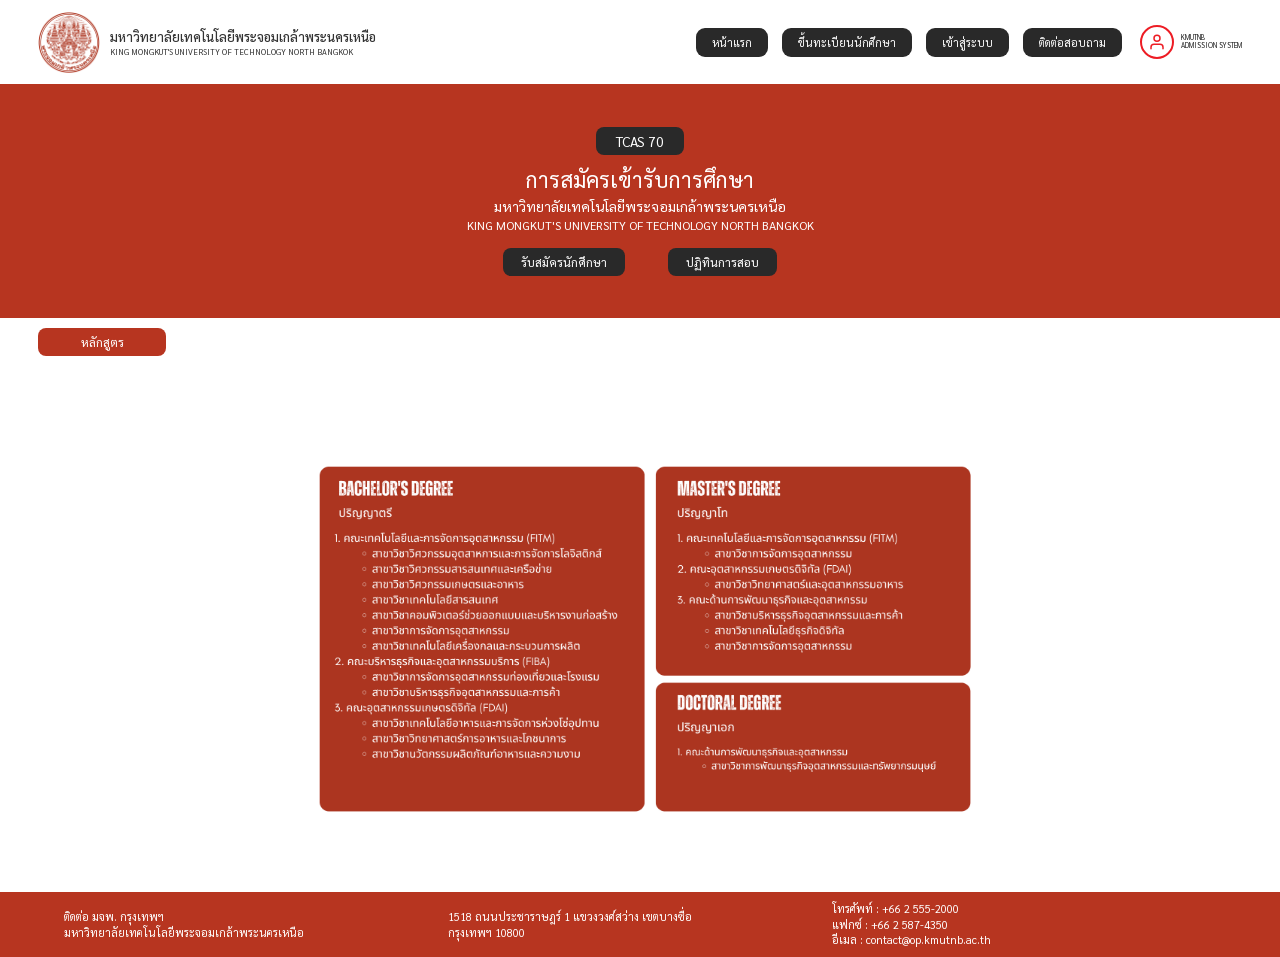
<file: index.html>
<!DOCTYPE html>
<html lang="th">

<head>
    <meta charset="UTF-8">
    <meta name="viewport" content="width=device-width, initial-scale=1.0">

    <title>หน้าแรก</title>

    <!-- Google Font -->
    <link rel="preconnect" href="https://fonts.googleapis.com">
    <link rel="preconnect" href="https://fonts.gstatic.com" crossorigin>

    <link href="https://fonts.googleapis.com/css2?family=Sarabun:wght@300;400;500;600&display=swap"
        rel="stylesheet">

    <!-- CSS -->
    <link rel="stylesheet" href="css/index.css">
</head>

<body>


    <!-- =====================================================
         HEADER
    ====================================================== -->

    <header class="header">

        <!-- ด้านซ้าย Logo + ชื่อมหาวิทยาลัย -->

        <div class="header-left">

            <img src="image/logo_kmutnb-(6).png"
                class="logo"
                alt="KMUTNB Logo">

            <div class="uni-name">

                <div class="thai-name">
                    มหาวิทยาลัยเทคโนโลยีพระจอมเกล้าพระนครเหนือ
                </div>

                <div class="eng-name">
                    KING MONGKUT'S UNIVERSITY OF TECHNOLOGY NORTH BANGKOK
                </div>

            </div>

        </div>


        <!-- ด้านขวา -->

        <div class="header-right">


            <!-- เมนู -->

            <nav class="navbar">

                <a href="index.html">
                    หน้าแรก
                </a>

                <a href="register.html">
                    ขึ้นทะเบียนนักศึกษา
                </a>

                <a href="login.html">
                    เข้าสู่ระบบ
                </a>

                <a href="map.html">
                    ติดต่อสอบถาม
                    
                </a>

            </nav>


            <!-- Account -->

            <div class="account">

                <div class="user-icon">

                    <svg width="18"
                        height="18"
                        viewBox="0 0 24 24"
                        fill="none"
                        stroke="currentColor"
                        stroke-width="2"
                        stroke-linecap="round"
                        stroke-linejoin="round">

                        <path d="M20 21v-2a4 4 0 0 0-4-4H8a4 4 0 0 0-4 4v2"></path>

                        <circle cx="12" cy="7" r="4"></circle>

                    </svg>

                </div>


                <div class="system-name">
                    KMUTNB<br>
                    ADMISSION SYSTEM
                </div>

            </div>

        </div>

    </header>



    <!-- =====================================================
         HERO
    ====================================================== -->

    <section class="hero">

        <!-- TCAS -->

        <div class="tcas">
            TCAS 70
        </div>


        <!-- หัวข้อ -->

        <h1>
            การสมัครเข้ารับการศึกษา
        </h1>


        <!-- ชื่อมหาวิทยาลัย -->

        <div class="university-th">
            มหาวิทยาลัยเทคโนโลยีพระจอมเกล้าพระนครเหนือ
        </div>


        <div class="university-en">
            KING MONGKUT'S UNIVERSITY OF TECHNOLOGY NORTH BANGKOK
        </div>


        <!-- ปุ่ม -->

        <div class="hero-buttons">

            <a href="praachin.html" class="btn">
                รับสมัครนักศึกษา
            </a>

            <a href="Tcas70.html" class="btn">
                ปฏิทินการสอบ
            </a>

        </div>

    </section>



    <!-- =====================================================
         CONTENT
    ====================================================== -->

    <main class="content">


        <!-- ปุ่มหัวข้อ -->

        <div class="section-title">
            หลักสูตร
        </div>


        <!-- =================================================
             รูป group.png
        ================================================== -->

        <div class="tcas-round">

            <img src="image/group.png"
                alt="TCAS รอบ 1 2 3 4">

        </div>


    </main>



    <!-- =====================================================
         FOOTER
    ====================================================== -->

    <footer class="footer">


        <!-- คอลัมน์ 1 -->

        <div class="footer-col">

            ติดต่อ มจพ. กรุงเทพฯ<br>

            มหาวิทยาลัยเทคโนโลยีพระจอมเกล้าพระนครเหนือ

        </div>


        <!-- คอลัมน์ 2 -->

        <div class="footer-col">

            1518 ถนนประชาราษฎร์ 1 แขวงวงศ์สว่าง เขตบางซื่อ<br>

            กรุงเทพฯ 10800

        </div>


        <!-- คอลัมน์ 3 -->

        <div class="footer-col">

            โทรศัพท์ : +66 2 555-2000<br>

            แฟกซ์ : +66 2 587-4350<br>

            อีเมล : contact@op.kmutnb.ac.th

        </div>


    </footer>


</body>

</html>
</file>
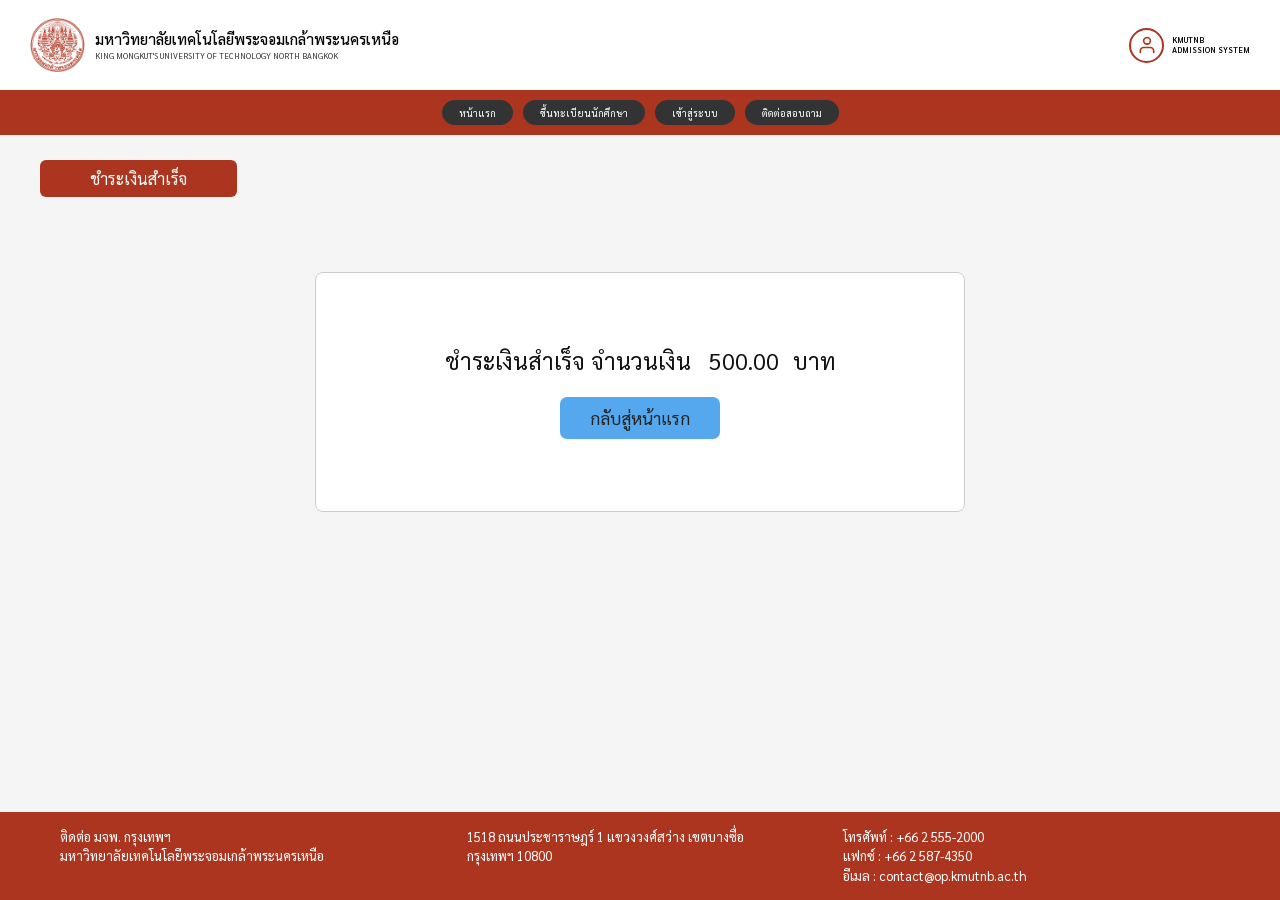
<file: completed.html>
<!DOCTYPE html>
<html lang="th">

<head>

    <meta charset="UTF-8">

    <meta name="viewport"
          content="width=device-width, initial-scale=1.0">

    <title>ชำระเงินสำเร็จ</title>


    <!-- FONT -->

    <link rel="preconnect"
          href="https://fonts.googleapis.com">

    <link rel="preconnect"
          href="https://fonts.gstatic.com"
          crossorigin>


    <link href="https://fonts.googleapis.com/css2?family=Sarabun:wght@300;400;500;600&display=swap"
          rel="stylesheet">


    <!-- CSS -->

    <link rel="stylesheet"
          href="css/payment.css">

</head>


<body>


<!-- ================= HEADER ================= -->

<header class="header">

    <div class="header-left">


        <!-- LOGO -->

        <div class="logo-placeholder">

            <img src="image/logo_kmutnb-(6).png"
                 alt="KMUTNB Logo">

        </div>


        <!-- UNIVERSITY NAME -->

        <div class="uni-name">

            <div class="thai-name">

                มหาวิทยาลัยเทคโนโลยีพระจอมเกล้าพระนครเหนือ

            </div>


            <div class="eng-name">

                KING MONGKUT'S UNIVERSITY OF TECHNOLOGY NORTH BANGKOK

            </div>

        </div>

    </div>



    <!-- HEADER RIGHT -->

    <div class="header-right">


        <!-- USER ICON -->

        <div class="user-icon">

            <svg width="20"
                 height="20"
                 viewBox="0 0 24 24"
                 fill="none"
                 stroke="currentColor"
                 stroke-width="2"
                 stroke-linecap="round"
                 stroke-linejoin="round">

                <path d="M20 21v-2a4 4 0 0 0-4-4H8a4 4 0 0 0-4 4v2">
                </path>

                <circle cx="12"
                        cy="7"
                        r="4">
                </circle>

            </svg>

        </div>


        <!-- SYSTEM NAME -->

        <div class="system-name">

            KMUTNB<br>
            ADMISSION SYSTEM

        </div>

    </div>

</header>



<!-- ================= NAVBAR ================= -->

<nav class="navbar">


    <a href="index.html"
       class="nav-btn">

        หน้าแรก

    </a>


    <a href="register.html"
       class="nav-btn">

        ขึ้นทะเบียนนักศึกษา

    </a>


    <a href="login.html"
       class="nav-btn">

        เข้าสู่ระบบ

    </a>


    <a href="map.html"
       class="nav-btn">

        ติดต่อสอบถาม

    </a>


</nav>



<!-- ================= MAIN ================= -->

<main class="main-content">


    <!-- PAGE TITLE -->

    <p class="page-title">

        ชำระเงินสำเร็จ

    </p>



    <!-- ================= PAYMENT BOX ================= -->

    <div class="payment-box">


        <!-- PAYMENT TEXT -->

        <div class="total">

            ชำระเงินสำเร็จ จำนวนเงิน

            <span>

                500.00

            </span>

            บาท

        </div>



        <!-- BUTTON กลับหน้าแรก -->

        <button type="button"
                class="payment-btn"
                onclick="window.location.href='index.html'">

            กลับสู่หน้าแรก

        </button>


    </div>


</main>



<!-- ================= FOOTER ================= -->

<footer class="footer">


    <!-- FOOTER COLUMN 1 -->

    <div class="footer-col">

        ติดต่อ มจพ. กรุงเทพฯ<br>

        มหาวิทยาลัยเทคโนโลยีพระจอมเกล้าพระนครเหนือ

    </div>



    <!-- FOOTER COLUMN 2 -->

    <div class="footer-col">

        1518 ถนนประชาราษฎร์ 1
        แขวงวงศ์สว่าง เขตบางซื่อ<br>

        กรุงเทพฯ 10800

    </div>



    <!-- FOOTER COLUMN 3 -->

    <div class="footer-col">

        โทรศัพท์ : +66 2 555-2000<br>

        แฟกซ์ : +66 2 587-4350<br>

        อีเมล : contact@op.kmutnb.ac.th

    </div>


</footer>


</body>

</html>
</file>
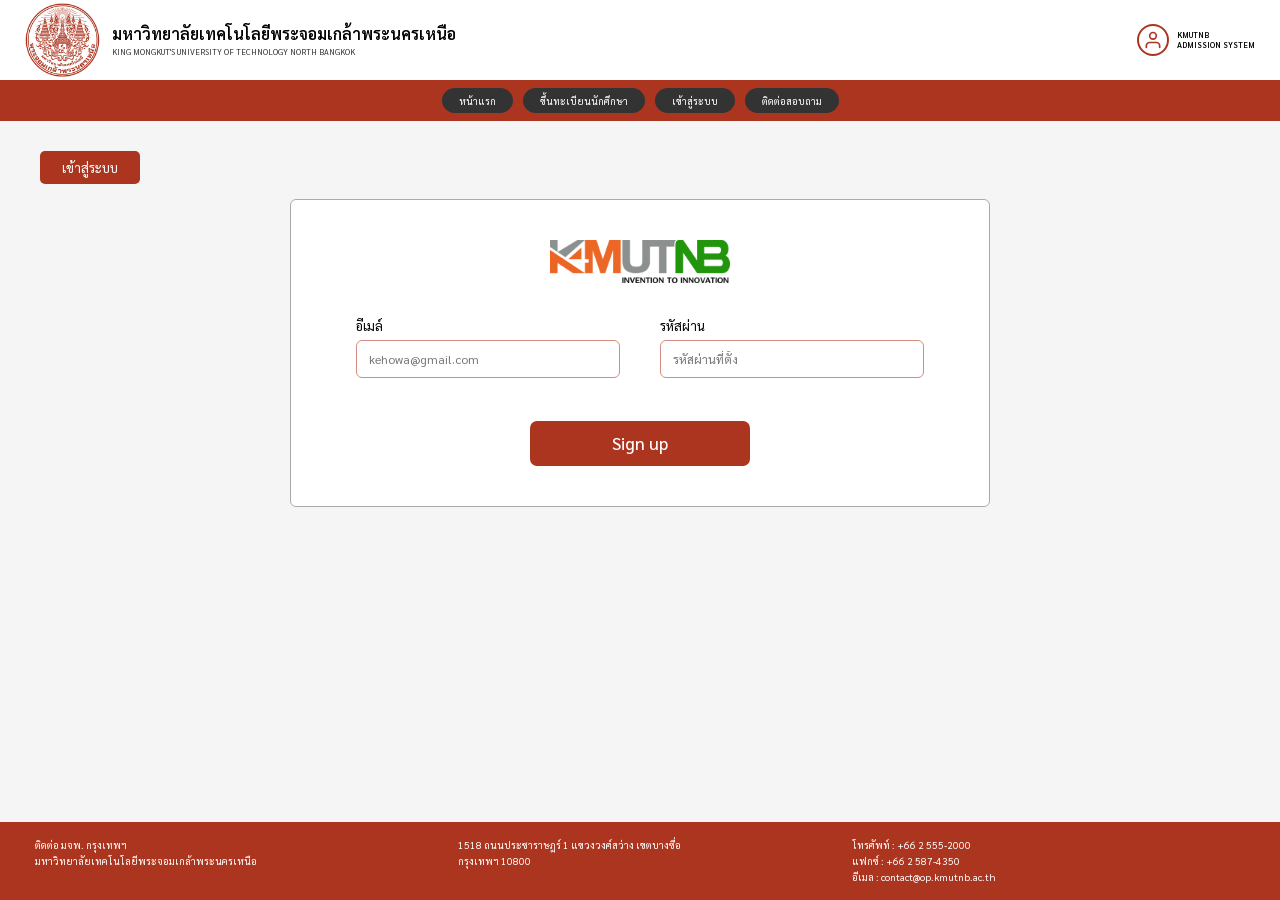
<file: login.html>
<!DOCTYPE html>
<html lang="th">

<head>

    <meta charset="UTF-8">

    <meta name="viewport"
          content="width=device-width, initial-scale=1.0">

    <title>KMUTNB Register</title>

    <link rel="preconnect"
          href="https://fonts.googleapis.com">

    <link rel="preconnect"
          href="https://fonts.gstatic.com"
          crossorigin>

    <link href="https://fonts.googleapis.com/css2?family=Sarabun:wght@300;400;500;600&display=swap"
          rel="stylesheet">

    <link rel="stylesheet"
          href="css/login-reg.css">

</head>


<body>


<!-- ================= HEADER ================= -->

<header class="header">

    <div class="header-left">

        <div class="logo-placeholder">

            <img src="image/logo_kmutnb-(6).png"
                 alt="KMUTNB Logo">

        </div>


        <div class="uni-name">

            <div class="thai-name">
                มหาวิทยาลัยเทคโนโลยีพระจอมเกล้าพระนครเหนือ
            </div>

            <div class="eng-name">
                KING MONGKUT'S UNIVERSITY OF TECHNOLOGY NORTH BANGKOK
            </div>

        </div>

    </div>


    <div class="header-right">

        <div class="user-icon">

            <svg width="20"
                 height="20"
                 viewBox="0 0 24 24"
                 fill="none"
                 stroke="currentColor"
                 stroke-width="2"
                 stroke-linecap="round"
                 stroke-linejoin="round">

                <path d="M20 21v-2a4 4 0 0 0-4-4H8a4 4 0 0 0-4 4v2">
                </path>

                <circle cx="12"
                        cy="7"
                        r="4">
                </circle>

            </svg>

        </div>


        <div class="system-name">

            KMUTNB<br>
            ADMISSION SYSTEM

        </div>

    </div>

</header>



<!-- ================= NAVBAR ================= -->

<nav class="navbar">

    <a href="index.html"
       class="nav-btn">
        หน้าแรก
    </a>


    <a href="register.html"
       class="nav-btn">
        ขึ้นทะเบียนนักศึกษา
    </a>


    <a href="login.html"
       class="nav-btn">
        เข้าสู่ระบบ
    </a>


    <a href="map.html"
       class="nav-btn">
        ติดต่อสอบถาม
    </a>

</nav>



<!-- ================= MAIN ================= -->

<main class="main-content">


    <p class="page-title">
        เข้าสู่ระบบ
    </p>



    <!-- ================= FORM ================= -->

    <form class="form-container register-form"
          action="index.html"
          method="get">


        <!-- LOGO -->

        <div class="form-logo">

            <img src="image/KMUTNB_Logo.svg.webp"
                 alt="KMUTNB Logo">

        </div>

        <!-- อีเมล์ -->

        <div class="form-group">

            <label for="email">
                อีเมล์
            </label>

            <input
                type="email"
                id="email"
                name="email"
                placeholder="kehowa@gmail.com"
                required>

        </div>

        <!-- รหัสผ่าน -->

        <div class="form-group">

            <label for="password">
                รหัสผ่าน
            </label>

            <input
                type="password"
                id="password"
                name="password"
                minlength="8"
                placeholder="รหัสผ่านที่ตั้ง"
                required>

        </div>

        <!-- ================= BUTTON ================= -->

        <div class="form-buttons">

            <button
                type="submit"
                class="signup-btn">

                Sign up

            </button>

        </div>


    </form>

</main>



<!-- ================= FOOTER ================= -->

<footer class="footer">

    <div class="footer-col">

        ติดต่อ มจพ. กรุงเทพฯ<br>

        มหาวิทยาลัยเทคโนโลยีพระจอมเกล้าพระนครเหนือ

    </div>


    <div class="footer-col">

        1518 ถนนประชาราษฎร์ 1
        แขวงวงศ์สว่าง เขตบางซื่อ<br>

        กรุงเทพฯ 10800

    </div>


    <div class="footer-col">

        โทรศัพท์ : +66 2 555-2000<br>

        แฟกซ์ : +66 2 587-4350<br>

        อีเมล : contact@op.kmutnb.ac.th

    </div>

</footer>


</body>

</html>
</file>
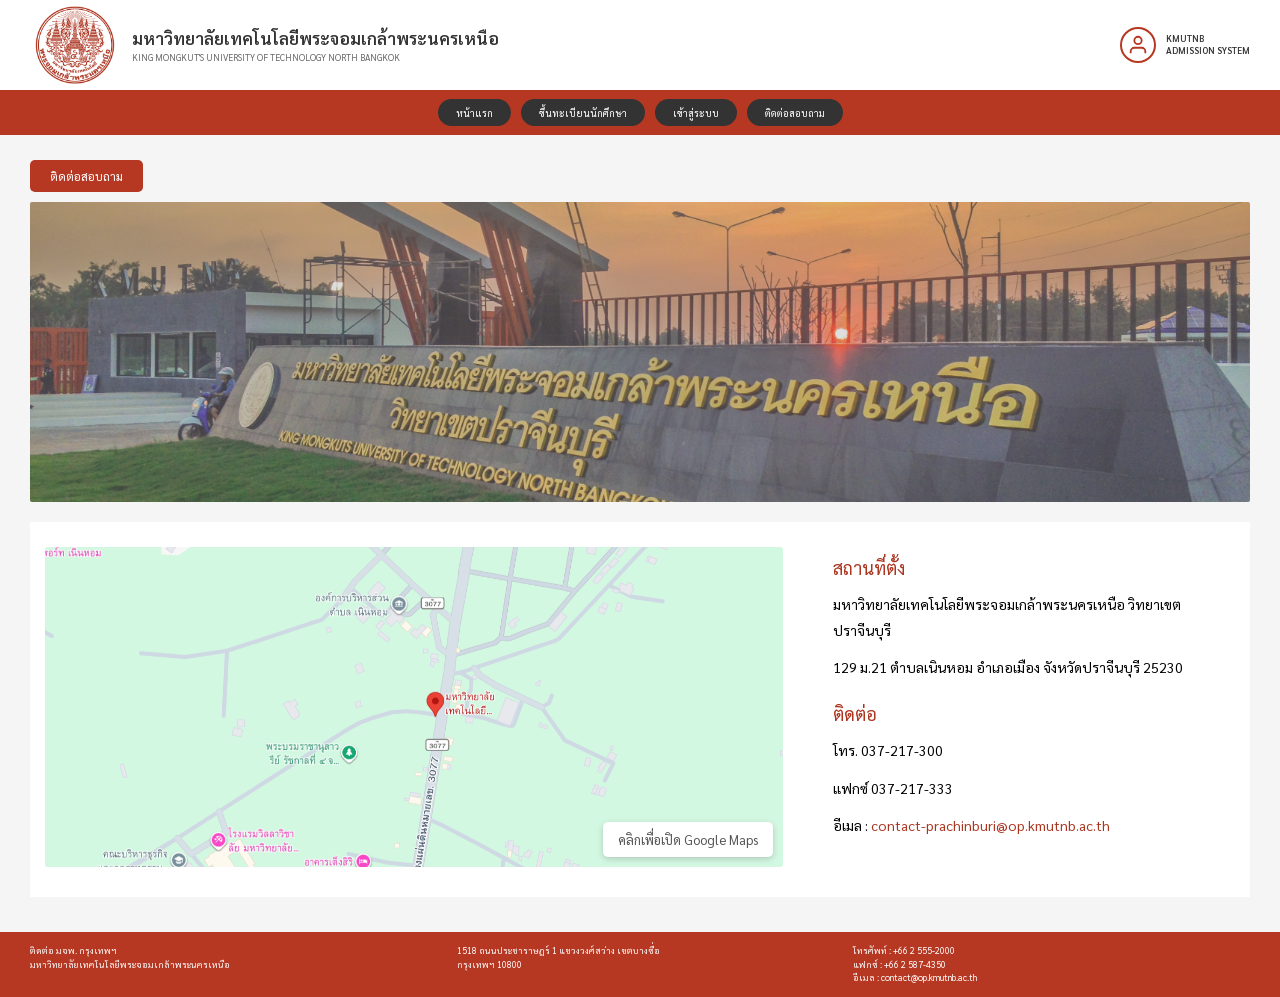
<file: map.html>
<!DOCTYPE html>
<html lang="th">

<head>
    <meta charset="UTF-8">
    <meta name="viewport" content="width=device-width, initial-scale=1.0">

    <title>ติดต่อ KMUTNB</title>

    <link rel="preconnect" href="https://fonts.googleapis.com">
    <link rel="preconnect" href="https://fonts.gstatic.com" crossorigin>

    <link href="https://fonts.googleapis.com/css2?family=Sarabun:wght@300;400;500;600&display=swap"
        rel="stylesheet">

    <link rel="stylesheet" href="css/contact.css">
</head>

<body>

    <!-- ================= HEADER ================= -->

    <header class="header">

        <div class="header-left">

            <div class="logo-placeholder">
                <img src="image/logo_kmutnb-(6).png" alt="KMUTNB Logo">
            </div>

            <div class="uni-name">

                <div class="thai-name">
                    มหาวิทยาลัยเทคโนโลยีพระจอมเกล้าพระนครเหนือ
                </div>

                <div class="eng-name">
                    KING MONGKUT'S UNIVERSITY OF TECHNOLOGY NORTH BANGKOK
                </div>

            </div>

        </div>


        <div class="header-right">

            <div class="user-icon">

                <svg width="22" height="22"
                    viewBox="0 0 24 24"
                    fill="none"
                    stroke="currentColor"
                    stroke-width="2">

                    <path d="M20 21v-2a4 4 0 0 0-4-4H8a4 4 0 0 0-4 4v2">
                    </path>

                    <circle cx="12" cy="7" r="4">
                    </circle>

                </svg>

            </div>

            <div class="system-name">
                KMUTNB<br>
                ADMISSION SYSTEM
            </div>

        </div>

    </header>


    <!-- ================= NAVBAR ================= -->

    <nav class="navbar">

        <a href="index.html" class="nav-btn">
            หน้าแรก
        </a>

        <a href="register.html" class="nav-btn">
            ขึ้นทะเบียนนักศึกษา
        </a>

        <a href="login.html" class="nav-btn">
            เข้าสู่ระบบ
        </a>

        <a href="map.html" class="nav-btn">
            ติดต่อสอบถาม
        </a>

    </nav>


    <!-- ================= MAIN ================= -->

    <main class="main-content">

        <!-- หัวข้อ -->

        <div class="page-title">
            ติดต่อสอบถาม
        </div>


        <!-- ================= รูปอาคาร ================= -->

        <div class="building-image">

            <img src="image/kmutnbPRA.jpg"
                alt="อาคารมหาวิทยาลัย">

        </div>


        <!-- ================= MAP + CONTACT ================= -->

        <section class="contact-section">

            <!-- ================= MAP ================= -->

            <div class="map-container">

                <a href="https://maps.app.goo.gl/tp8Qe5m796Ro57S1A"
                    target="_blank"
                    class="map-link">

                    <img src="image/map0.png"
                        alt="แผนที่มหาวิทยาลัย">

                    <div class="map-button">
                        คลิกเพื่อเปิด Google Maps
                    </div>

                </a>

            </div>


            <!-- ================= CONTACT INFO ================= -->

            <div class="contact-info">

                <h3>สถานที่ตั้ง</h3>

                <p>
                    มหาวิทยาลัยเทคโนโลยีพระจอมเกล้าพระนครเหนือ
                    วิทยาเขตปราจีนบุรี
                </p>

                <p>
                    129 ม.21 ตำบลเนินหอม
                    อำเภอเมือง จังหวัดปราจีนบุรี 25230
                </p>


                <h3 class="contact-title">
                    ติดต่อ
                </h3>

                <p>
                    โทร. 037-217-300
                </p>

                <p>
                    แฟกซ์ 037-217-333
                </p>

                <p>
                    อีเมล :
                    <a href="mailto:contact-prachinburi@op.kmutnb.ac.th">
                        contact-prachinburi@op.kmutnb.ac.th
                    </a>
                </p>



            </div>

        </section>

    </main>


    <!-- ================= FOOTER ================= -->

    <footer class="footer">

        <div class="footer-col">

            ติดต่อ มจพ. กรุงเทพฯ<br>

            มหาวิทยาลัยเทคโนโลยีพระจอมเกล้าพระนครเหนือ

        </div>


        <div class="footer-col">

            1518 ถนนประชาราษฎร์ 1
            แขวงวงศ์สว่าง เขตบางซื่อ<br>

            กรุงเทพฯ 10800

        </div>


        <div class="footer-col">

            โทรศัพท์ : +66 2 555-2000<br>

            แฟกซ์ : +66 2 587-4350<br>

            อีเมล : contact@op.kmutnb.ac.th

        </div>

    </footer>

</body>

</html>
</file>
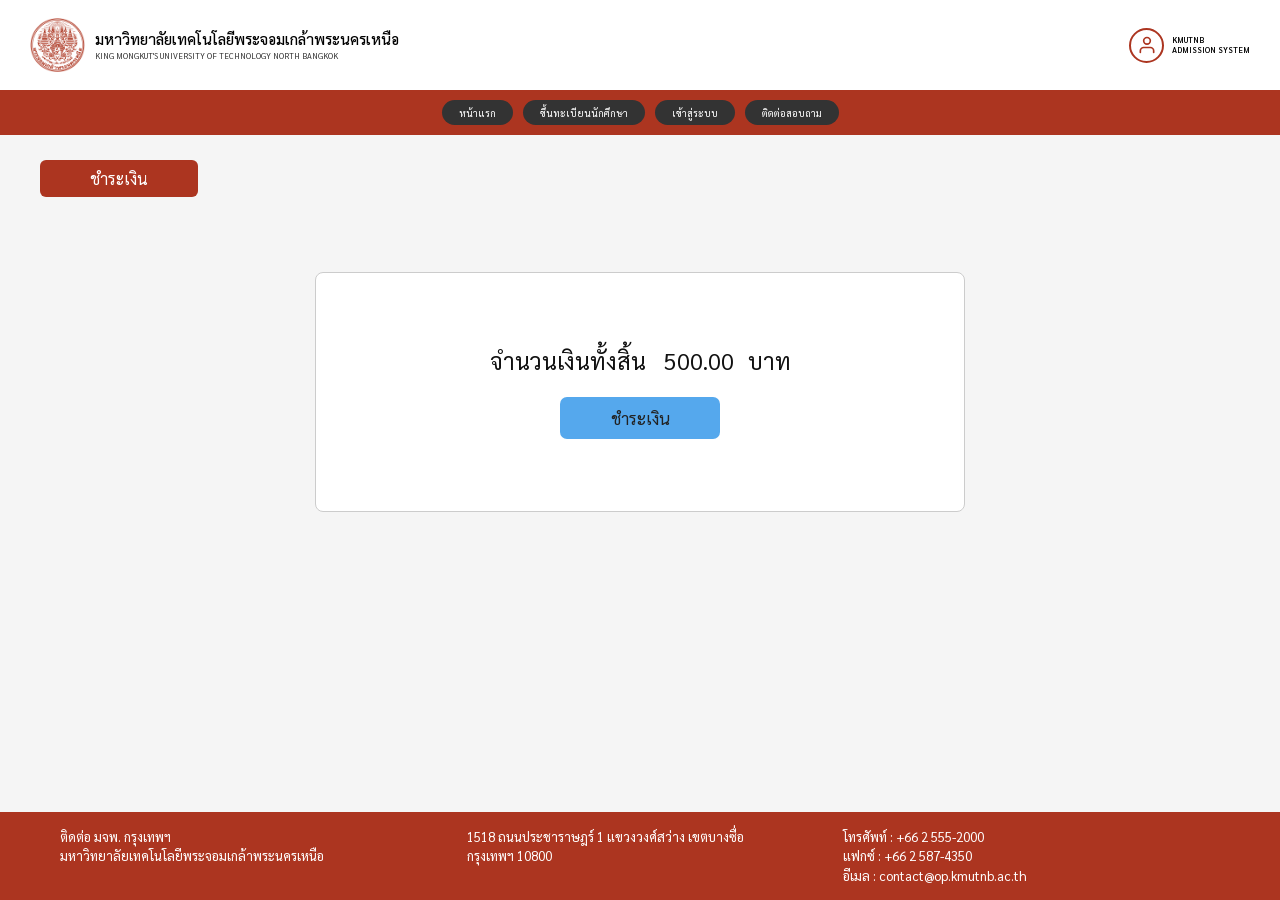
<file: payment.html>
<!DOCTYPE html>
<html lang="th">

<head>

    <meta charset="UTF-8">

    <meta name="viewport"
          content="width=device-width, initial-scale=1.0">

    <title>ชำระเงิน</title>


    <!-- FONT -->

    <link rel="preconnect"
          href="https://fonts.googleapis.com">

    <link rel="preconnect"
          href="https://fonts.gstatic.com"
          crossorigin>


    <link href="https://fonts.googleapis.com/css2?family=Sarabun:wght@300;400;500;600&display=swap"
          rel="stylesheet">


    <!-- CSS -->

    <link rel="stylesheet"
          href="css/payment.css">

</head>


<body>


<!-- ================= HEADER ================= -->

<header class="header">

    <div class="header-left">


        <!-- LOGO -->

        <div class="logo-placeholder">

            <img src="image/logo_kmutnb-(6).png"
                 alt="KMUTNB Logo">

        </div>


        <!-- UNIVERSITY NAME -->

        <div class="uni-name">

            <div class="thai-name">

                มหาวิทยาลัยเทคโนโลยีพระจอมเกล้าพระนครเหนือ

            </div>


            <div class="eng-name">

                KING MONGKUT'S UNIVERSITY OF TECHNOLOGY NORTH BANGKOK

            </div>

        </div>

    </div>



    <!-- HEADER RIGHT -->

    <div class="header-right">


        <!-- USER ICON -->

        <div class="user-icon">

            <svg width="20"
                 height="20"
                 viewBox="0 0 24 24"
                 fill="none"
                 stroke="currentColor"
                 stroke-width="2"
                 stroke-linecap="round"
                 stroke-linejoin="round">

                <path d="M20 21v-2a4 4 0 0 0-4-4H8a4 4 0 0 0-4 4v2">
                </path>

                <circle cx="12"
                        cy="7"
                        r="4">
                </circle>

            </svg>

        </div>


        <!-- SYSTEM NAME -->

        <div class="system-name">

            KMUTNB<br>
            ADMISSION SYSTEM

        </div>

    </div>

</header>



<!-- ================= NAVBAR ================= -->

<nav class="navbar">


    <a href="index.html"
       class="nav-btn">

        หน้าแรก

    </a>


    <a href="register.html"
       class="nav-btn">

        ขึ้นทะเบียนนักศึกษา

    </a>


    <a href="login.html"
       class="nav-btn">

        เข้าสู่ระบบ

    </a>


    <a href="map.html"
       class="nav-btn">

        ติดต่อสอบถาม

    </a>


</nav>



<!-- ================= MAIN ================= -->

<main class="main-content">


    <!-- PAGE TITLE -->

    <p class="page-title">

        ชำระเงิน

    </p>



    <!-- ================= PAYMENT BOX ================= -->

    <div class="payment-box">


        <!-- PAYMENT TEXT -->

        <div class="total">

            จำนวนเงินทั้งสิ้น

            <span>

                500.00

            </span>

            บาท

        </div>



        <!-- BUTTON กลับหน้าแรก -->

        <button type="button"
                class="payment-btn"
                onclick="window.location.href='completed.html'">

            ชำระเงิน

        </button>


    </div>


</main>



<!-- ================= FOOTER ================= -->

<footer class="footer">


    <!-- FOOTER COLUMN 1 -->

    <div class="footer-col">

        ติดต่อ มจพ. กรุงเทพฯ<br>

        มหาวิทยาลัยเทคโนโลยีพระจอมเกล้าพระนครเหนือ

    </div>



    <!-- FOOTER COLUMN 2 -->

    <div class="footer-col">

        1518 ถนนประชาราษฎร์ 1
        แขวงวงศ์สว่าง เขตบางซื่อ<br>

        กรุงเทพฯ 10800

    </div>



    <!-- FOOTER COLUMN 3 -->

    <div class="footer-col">

        โทรศัพท์ : +66 2 555-2000<br>

        แฟกซ์ : +66 2 587-4350<br>

        อีเมล : contact@op.kmutnb.ac.th

    </div>


</footer>


</body>

</html>
</file>
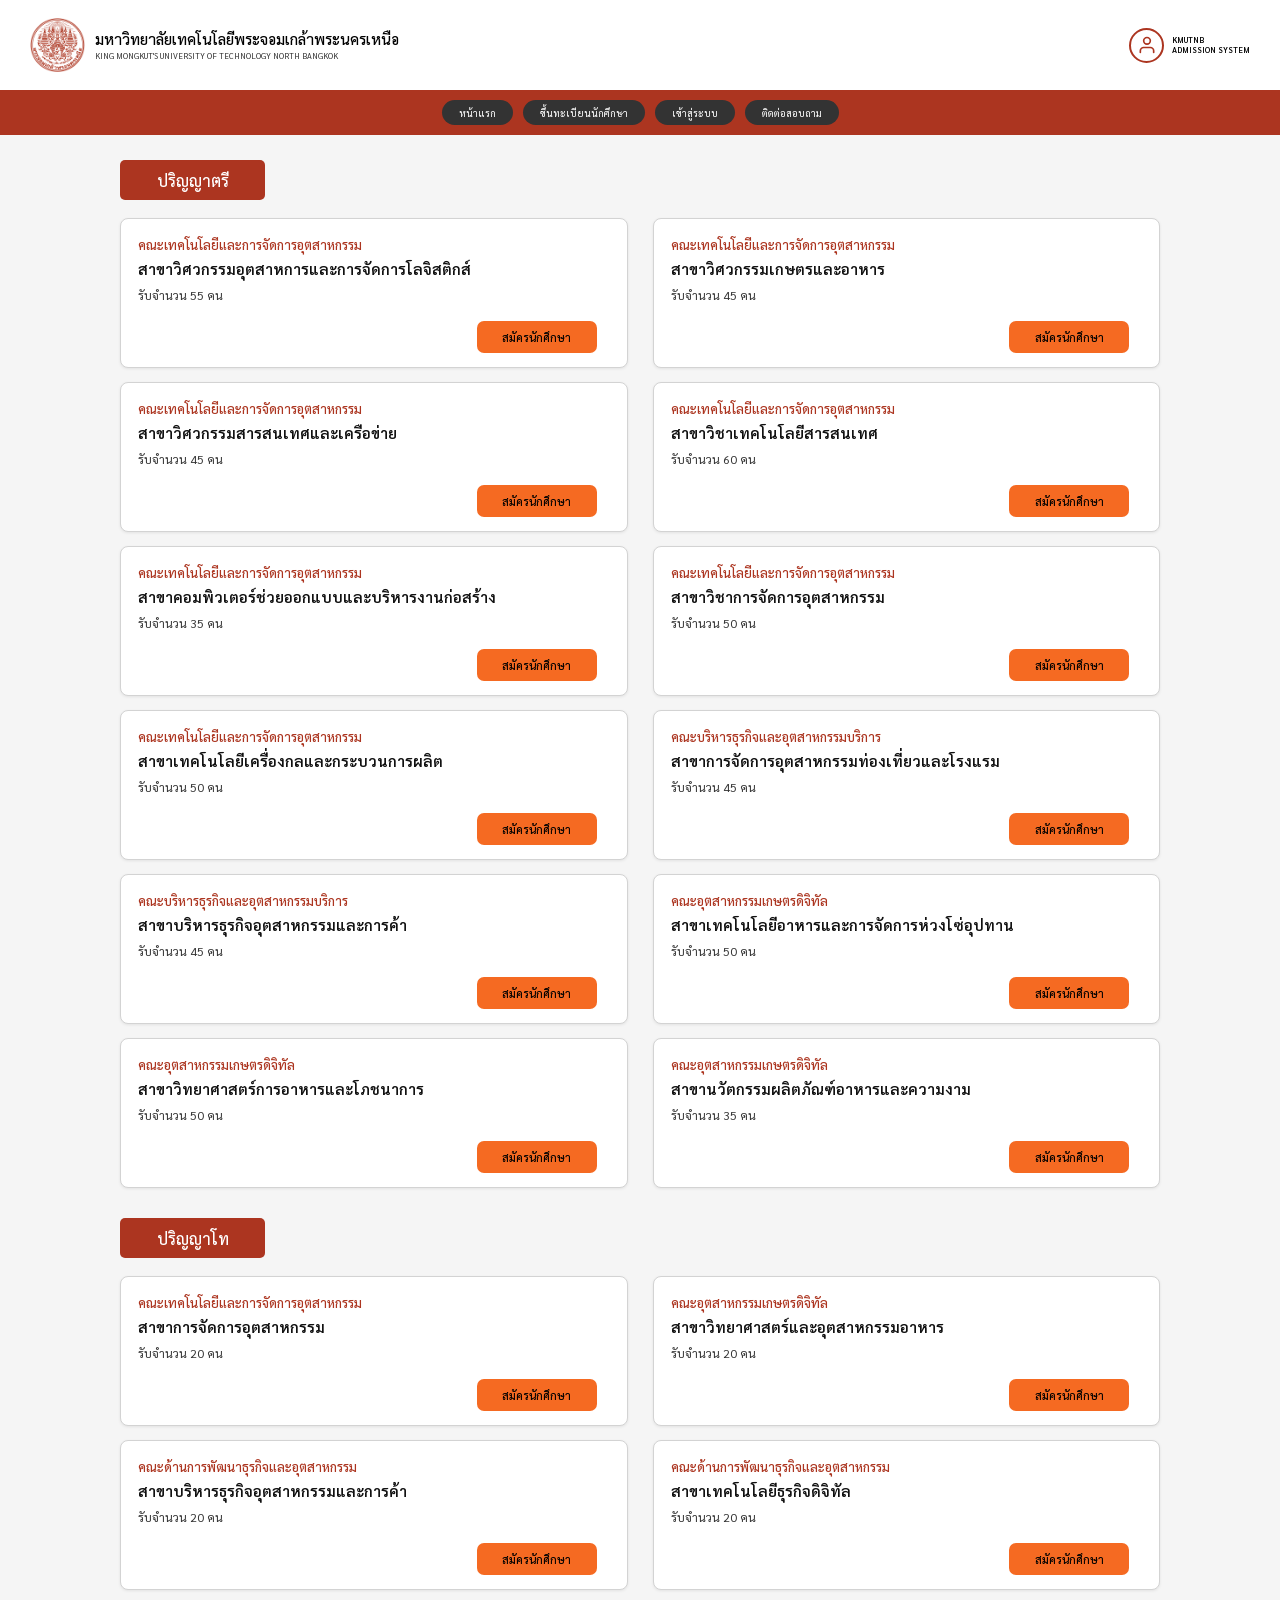
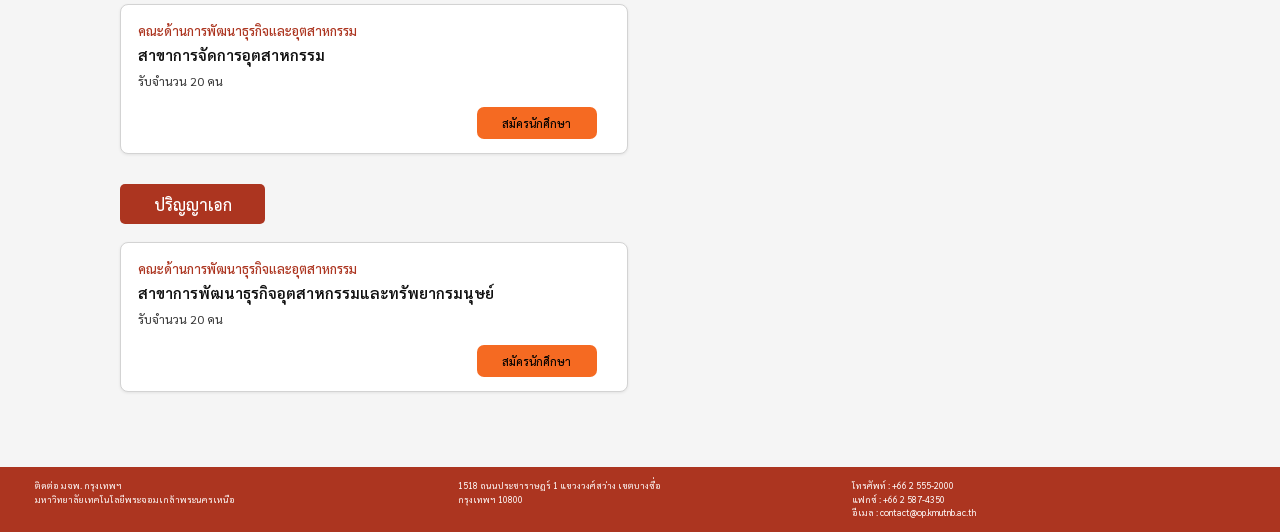
<file: praachin.html>
<!DOCTYPE html>
<html lang="th">

<head>

    <meta charset="UTF-8">

    <meta name="viewport" content="width=device-width, initial-scale=1.0">

    <title>รับสมัครนักศึกษา</title>

    <link rel="preconnect" href="https://fonts.googleapis.com">

    <link rel="preconnect"
          href="https://fonts.gstatic.com"
          crossorigin>

    <link href="https://fonts.googleapis.com/css2?family=Sarabun:wght@300;400;500;600&display=swap"
          rel="stylesheet">

    <link rel="stylesheet" href="css/prachin.css">

</head>


<body>


<!-- =====================================
     HEADER
===================================== -->

<header class="header">

    <div class="header-left">

        <div class="logo">

            <img src="image/logo_kmutnb-(6).png"
                 alt="KMUTNB Logo">

        </div>


        <div class="uni-name">

            <div class="thai-name">
                มหาวิทยาลัยเทคโนโลยีพระจอมเกล้าพระนครเหนือ
            </div>

            <div class="eng-name">
                KING MONGKUT'S UNIVERSITY OF TECHNOLOGY NORTH BANGKOK
            </div>

        </div>

    </div>


    <div class="header-right">

        <div class="user-icon">

            <svg width="20"
                 height="20"
                 viewBox="0 0 24 24"
                 fill="none"
                 stroke="currentColor"
                 stroke-width="2"
                 stroke-linecap="round"
                 stroke-linejoin="round">

                <path d="M20 21v-2a4 4 0 0 0-4-4H8a4 4 0 0 0-4 4v2">
                </path>

                <circle cx="12" cy="7" r="4">
                </circle>

            </svg>

        </div>


        <div class="system-name">
            KMUTNB<br>
            ADMISSION SYSTEM
        </div>

    </div>

</header>



<!-- =====================================
     NAVBAR
===================================== -->

<nav class="navbar">

    <a href="index.html" class="nav-btn">
        หน้าแรก
    </a>

    <a href="register.html" class="nav-btn">
        ขึ้นทะเบียนนักศึกษา
    </a>

    <a href="login.html" class="nav-btn">
        เข้าสู่ระบบ
    </a>

    <a href="map.html" class="nav-btn">
        ติดต่อสอบถาม
    </a>

</nav>

<!-- =====================================
     MAIN
===================================== -->

<main class="main-content">



<!-- =====================================
     ปริญญาตรี
===================================== -->

<section class="degree-section bachelor-section">

    <div class="section-title">
        ปริญญาตรี
    </div>


    <div class="faculty-grid">


        <!-- 1 -->

        <div class="faculty-card"
             data-degree="bachelor"
             data-search="คณะเทคโนโลยีและการจัดการอุตสาหกรรม สาขาวิศวกรรมอุตสาหการและการจัดการโลจิสติกส์">

            <div class="faculty-name">
                คณะเทคโนโลยีและการจัดการอุตสาหกรรม
            </div>

            <div class="major-name">
                สาขาวิศวกรรมอุตสาหการและการจัดการโลจิสติกส์
            </div>

            <div class="student-count">
                รับจำนวน 55 คน
            </div>

            <a href="payment.html" class="apply-btn">
            สมัครนักศึกษา
            </a>

        </div>



        <!-- 2 -->

        <div class="faculty-card"
             data-degree="bachelor"
             data-search="คณะเทคโนโลยีและการจัดการอุตสาหกรรม สาขาวิศวกรรมเกษตรและอาหาร">

            <div class="faculty-name">
                คณะเทคโนโลยีและการจัดการอุตสาหกรรม
            </div>

            <div class="major-name">
                สาขาวิศวกรรมเกษตรและอาหาร
            </div>

            <div class="student-count">
                รับจำนวน 45 คน
            </div>

            <a href="payment.html" class="apply-btn">
            สมัครนักศึกษา
            </a>

        </div>



        <!-- 3 -->

        <div class="faculty-card"
             data-degree="bachelor"
             data-search="คณะเทคโนโลยีและการจัดการอุตสาหกรรม สาขาวิศวกรรมสารสนเทศและเครือข่าย">

            <div class="faculty-name">
                คณะเทคโนโลยีและการจัดการอุตสาหกรรม
            </div>

            <div class="major-name">
                สาขาวิศวกรรมสารสนเทศและเครือข่าย
            </div>

            <div class="student-count">
                รับจำนวน 45 คน
            </div>

            <a href="payment.html" class="apply-btn">
            สมัครนักศึกษา
            </a>

        </div>



        <!-- 4 -->

        <div class="faculty-card"
             data-degree="bachelor"
             data-search="คณะเทคโนโลยีและการจัดการอุตสาหกรรม สาขาวิชาเทคโนโลยีสารสนเทศ">

            <div class="faculty-name">
                คณะเทคโนโลยีและการจัดการอุตสาหกรรม
            </div>

            <div class="major-name">
                สาขาวิชาเทคโนโลยีสารสนเทศ
            </div>

            <div class="student-count">
                รับจำนวน 60 คน
            </div>

            <a href="payment.html" class="apply-btn">
            สมัครนักศึกษา
            </a>

        </div>



        <!-- 5 -->

        <div class="faculty-card"
             data-degree="bachelor"
             data-search="คณะเทคโนโลยีและการจัดการอุตสาหกรรม สาขาคอมพิวเตอร์ช่วยออกแบบและบริหารงานก่อสร้าง">

            <div class="faculty-name">
                คณะเทคโนโลยีและการจัดการอุตสาหกรรม
            </div>

            <div class="major-name">
                สาขาคอมพิวเตอร์ช่วยออกแบบและบริหารงานก่อสร้าง
            </div>

            <div class="student-count">
                รับจำนวน 35 คน
            </div>

            <a href="payment.html" class="apply-btn">
            สมัครนักศึกษา
            </a>

        </div>



        <!-- 6 -->

        <div class="faculty-card"
             data-degree="bachelor"
             data-search="คณะเทคโนโลยีและการจัดการอุตสาหกรรม สาขาวิชาการจัดการอุตสาหกรรม">

            <div class="faculty-name">
                คณะเทคโนโลยีและการจัดการอุตสาหกรรม
            </div>

            <div class="major-name">
                สาขาวิชาการจัดการอุตสาหกรรม
            </div>

            <div class="student-count">
                รับจำนวน 50 คน
            </div>

            <a href="payment.html" class="apply-btn">
            สมัครนักศึกษา
            </a>
        </div>



        <!-- 7 -->

        <div class="faculty-card"
             data-degree="bachelor"
             data-search="คณะเทคโนโลยีและการจัดการอุตสาหกรรม สาขาเทคโนโลยีเครื่องกลและกระบวนการผลิต">

            <div class="faculty-name">
                คณะเทคโนโลยีและการจัดการอุตสาหกรรม
            </div>

            <div class="major-name">
                สาขาเทคโนโลยีเครื่องกลและกระบวนการผลิต
            </div>

            <div class="student-count">
                รับจำนวน 50 คน
            </div>

            <a href="payment.html" class="apply-btn">
            สมัครนักศึกษา
            </a>

        </div>



        <!-- 8 -->

        <div class="faculty-card"
             data-degree="bachelor"
             data-search="คณะบริหารธุรกิจและอุตสาหกรรมบริการ สาขาการจัดการอุตสาหกรรมท่องเที่ยวและโรงแรม">

            <div class="faculty-name">
                คณะบริหารธุรกิจและอุตสาหกรรมบริการ
            </div>

            <div class="major-name">
                สาขาการจัดการอุตสาหกรรมท่องเที่ยวและโรงแรม
            </div>

            <div class="student-count">
                รับจำนวน 45 คน
            </div>

            <a href="payment.html" class="apply-btn">
            สมัครนักศึกษา
            </a>

        </div>



        <!-- 9 -->

        <div class="faculty-card"
             data-degree="bachelor"
             data-search="คณะบริหารธุรกิจและอุตสาหกรรมบริการ สาขาบริหารธุรกิจอุตสาหกรรมและการค้า">

            <div class="faculty-name">
                คณะบริหารธุรกิจและอุตสาหกรรมบริการ
            </div>

            <div class="major-name">
                สาขาบริหารธุรกิจอุตสาหกรรมและการค้า
            </div>

            <div class="student-count">
                รับจำนวน 45 คน
            </div>

            <a href="payment.html" class="apply-btn">
            สมัครนักศึกษา
            </a>

        </div>



        <!-- 10 -->

        <div class="faculty-card"
             data-degree="bachelor"
             data-search="คณะอุตสาหกรรมเกษตรดิจิทัล สาขาเทคโนโลยีอาหารและการจัดการห่วงโซ่อุปทาน">

            <div class="faculty-name">
                คณะอุตสาหกรรมเกษตรดิจิทัล
            </div>

            <div class="major-name">
                สาขาเทคโนโลยีอาหารและการจัดการห่วงโซ่อุปทาน
            </div>

            <div class="student-count">
                รับจำนวน 50 คน
            </div>

            <a href="payment.html" class="apply-btn">
            สมัครนักศึกษา
            </a>

        </div>



        <!-- 11 -->

        <div class="faculty-card"
             data-degree="bachelor"
             data-search="คณะอุตสาหกรรมเกษตรดิจิทัล สาขาวิทยาศาสตร์การอาหารและโภชนาการ">

            <div class="faculty-name">
                คณะอุตสาหกรรมเกษตรดิจิทัล
            </div>

            <div class="major-name">
                สาขาวิทยาศาสตร์การอาหารและโภชนาการ
            </div>

            <div class="student-count">
                รับจำนวน 50 คน
            </div>

            <a href="payment.html" class="apply-btn">
            สมัครนักศึกษา
            </a>

        </div>



        <!-- 12 -->

        <div class="faculty-card"
             data-degree="bachelor"
             data-search="คณะอุตสาหกรรมเกษตรดิจิทัล สาขานวัตกรรมผลิตภัณฑ์อาหารและความงาม">

            <div class="faculty-name">
                คณะอุตสาหกรรมเกษตรดิจิทัล
            </div>

            <div class="major-name">
                สาขานวัตกรรมผลิตภัณฑ์อาหารและความงาม
            </div>

            <div class="student-count">
                รับจำนวน 35 คน
            </div>

            <a href="payment.html" class="apply-btn">
            สมัครนักศึกษา
            </a>
        </div>


    </div>

</section>



<!-- =====================================
     ปริญญาโท
===================================== -->

<section class="degree-section master-section">

    <div class="section-title">
        ปริญญาโท
    </div>


    <div class="faculty-grid">


        <!-- 1 -->

        <div class="faculty-card"
             data-degree="master"
             data-search="คณะเทคโนโลยีและการจัดการอุตสาหกรรม สาขาการจัดการอุตสาหกรรม">

            <div class="faculty-name">
                คณะเทคโนโลยีและการจัดการอุตสาหกรรม
            </div>

            <div class="major-name">
                สาขาการจัดการอุตสาหกรรม
            </div>

            <div class="student-count">
                รับจำนวน 20 คน
            </div>

            <a href="payment.html" class="apply-btn">
            สมัครนักศึกษา
            </a>

        </div>



        <!-- 2 -->

        <div class="faculty-card"
             data-degree="master"
             data-search="คณะอุตสาหกรรมเกษตรดิจิทัล สาขาวิทยาศาสตร์และอุตสาหกรรมอาหาร">

            <div class="faculty-name">
                คณะอุตสาหกรรมเกษตรดิจิทัล
            </div>

            <div class="major-name">
                สาขาวิทยาศาสตร์และอุตสาหกรรมอาหาร
            </div>

            <div class="student-count">
                รับจำนวน 20 คน
            </div>

            <a href="payment.html" class="apply-btn">
            สมัครนักศึกษา
            </a>

        </div>



        <!-- 3 -->

        <div class="faculty-card"
             data-degree="master"
             data-search="คณะด้านการพัฒนาธุรกิจและอุตสาหกรรม สาขาบริหารธุรกิจอุตสาหกรรมและการค้า">

            <div class="faculty-name">
                คณะด้านการพัฒนาธุรกิจและอุตสาหกรรม
            </div>

            <div class="major-name">
                สาขาบริหารธุรกิจอุตสาหกรรมและการค้า
            </div>

            <div class="student-count">
                รับจำนวน 20 คน
            </div>

            <a href="payment.html" class="apply-btn">
            สมัครนักศึกษา
            </a>

        </div>



        <!-- 4 -->

        <div class="faculty-card"
             data-degree="master"
             data-search="คณะด้านการพัฒนาธุรกิจและอุตสาหกรรม สาขาเทคโนโลยีธุรกิจดิจิทัล">

            <div class="faculty-name">
                คณะด้านการพัฒนาธุรกิจและอุตสาหกรรม
            </div>

            <div class="major-name">
                สาขาเทคโนโลยีธุรกิจดิจิทัล
            </div>

            <div class="student-count">
                รับจำนวน 20 คน
            </div>

            <a href="payment.html" class="apply-btn">
            สมัครนักศึกษา
            </a>
        </div>



        <!-- 5 -->

        <div class="faculty-card"
             data-degree="master"
             data-search="คณะด้านการพัฒนาธุรกิจและอุตสาหกรรม สาขาการจัดการอุตสาหกรรม">

            <div class="faculty-name">
                คณะด้านการพัฒนาธุรกิจและอุตสาหกรรม
            </div>

            <div class="major-name">
                สาขาการจัดการอุตสาหกรรม
            </div>

            <div class="student-count">
                รับจำนวน 20 คน
            </div>

            <a href="payment.html" class="apply-btn">
            สมัครนักศึกษา
            </a>
        </div>


    </div>

</section>



<!-- =====================================
     ปริญญาเอก
===================================== -->

<section class="degree-section doctor-section">

    <div class="section-title">
        ปริญญาเอก
    </div>


    <div class="faculty-grid">


        <div class="faculty-card"
             data-degree="doctor"
             data-search="คณะด้านการพัฒนาธุรกิจและอุตสาหกรรม สาขาการพัฒนาธุรกิจอุตสาหกรรมและทรัพยากรมนุษย์">

            <div class="faculty-name">
                คณะด้านการพัฒนาธุรกิจและอุตสาหกรรม
            </div>

            <div class="major-name">
                สาขาการพัฒนาธุรกิจอุตสาหกรรมและทรัพยากรมนุษย์
            </div>

            <div class="student-count">
                รับจำนวน 20 คน
            </div>

            <a href="payment.html" class="apply-btn">
            สมัครนักศึกษา
            </a>

        </div>


    </div>

</section>



<!-- =====================================
     NO RESULT
===================================== -->

<div id="noResult" class="no-result">
    ไม่พบคณะหรือสาขาที่ค้นหา
</div>


</main>



<!-- =====================================
     FOOTER
===================================== -->

<footer class="footer">

    <div class="footer-col">

        ติดต่อ มจพ. กรุงเทพฯ<br>

        มหาวิทยาลัยเทคโนโลยีพระจอมเกล้าพระนครเหนือ

    </div>


    <div class="footer-col">

        1518 ถนนประชาราษฎร์ 1 แขวงวงศ์สว่าง เขตบางซื่อ<br>

        กรุงเทพฯ 10800

    </div>


    <div class="footer-col">

        โทรศัพท์ : +66 2 555-2000<br>

        แฟกซ์ : +66 2 587-4350<br>

        อีเมล : contact@op.kmutnb.ac.th

    </div>

</footer>


</body>
</html>
</file>
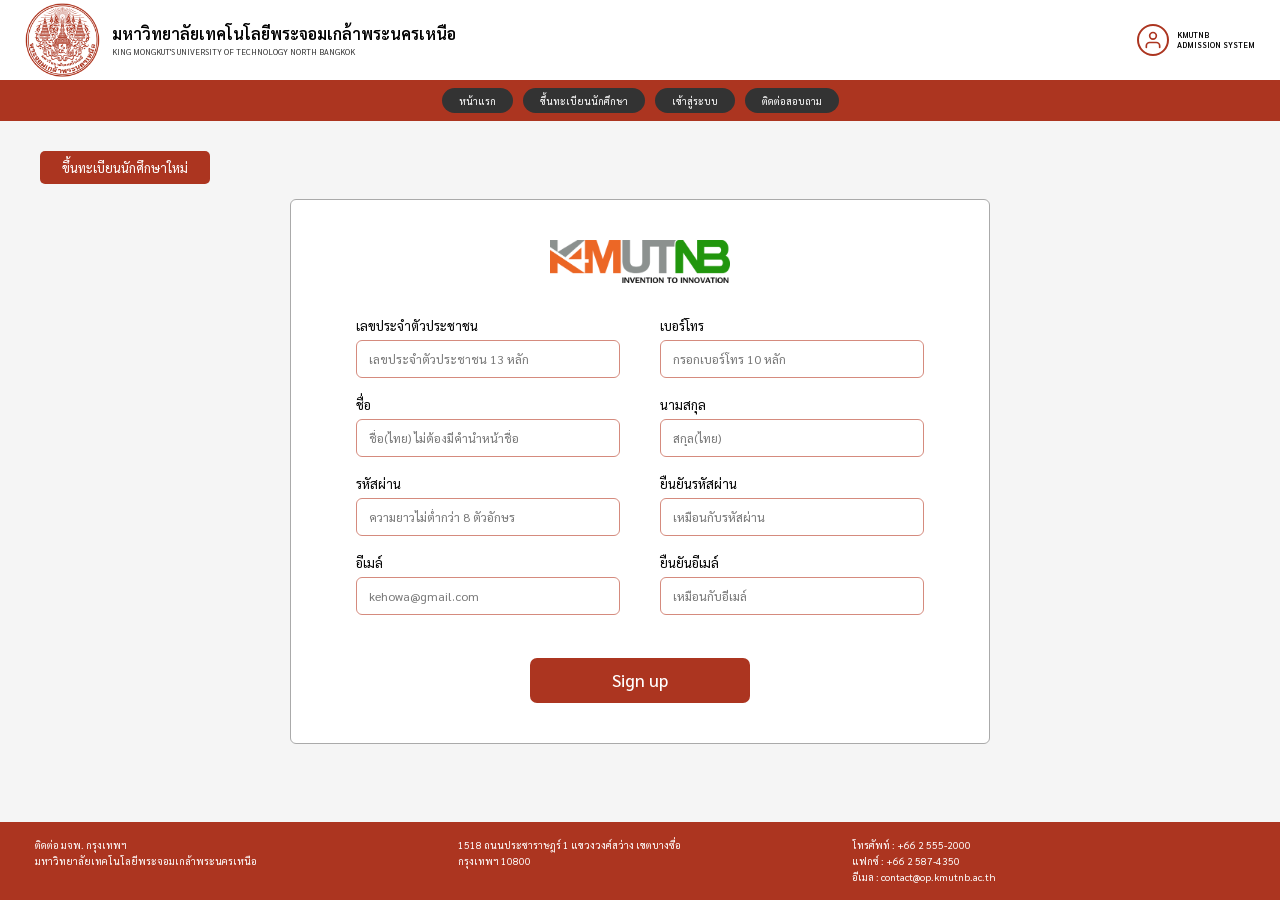
<file: register.html>
<!DOCTYPE html>
<html lang="th">

<head>

    <meta charset="UTF-8">

    <meta name="viewport"
          content="width=device-width, initial-scale=1.0">

    <title>KMUTNB Register</title>

    <link rel="preconnect"
          href="https://fonts.googleapis.com">

    <link rel="preconnect"
          href="https://fonts.gstatic.com"
          crossorigin>

    <link href="https://fonts.googleapis.com/css2?family=Sarabun:wght@300;400;500;600&display=swap"
          rel="stylesheet">

    <link rel="stylesheet"
          href="css/login-reg.css">

</head>


<body>


<!-- ================= HEADER ================= -->

<header class="header">

    <div class="header-left">

        <div class="logo-placeholder">

            <img src="image/logo_kmutnb-(6).png"
                 alt="KMUTNB Logo">

        </div>


        <div class="uni-name">

            <div class="thai-name">
                มหาวิทยาลัยเทคโนโลยีพระจอมเกล้าพระนครเหนือ
            </div>

            <div class="eng-name">
                KING MONGKUT'S UNIVERSITY OF TECHNOLOGY NORTH BANGKOK
            </div>

        </div>

    </div>


    <div class="header-right">

        <div class="user-icon">

            <svg width="20"
                 height="20"
                 viewBox="0 0 24 24"
                 fill="none"
                 stroke="currentColor"
                 stroke-width="2"
                 stroke-linecap="round"
                 stroke-linejoin="round">

                <path d="M20 21v-2a4 4 0 0 0-4-4H8a4 4 0 0 0-4 4v2">
                </path>

                <circle cx="12"
                        cy="7"
                        r="4">
                </circle>

            </svg>

        </div>


        <div class="system-name">

            KMUTNB<br>
            ADMISSION SYSTEM

        </div>

    </div>

</header>



<!-- ================= NAVBAR ================= -->

<nav class="navbar">

    <a href="index.html"
       class="nav-btn">
        หน้าแรก
    </a>


    <a href="register.html"
       class="nav-btn">
        ขึ้นทะเบียนนักศึกษา
    </a>


    <a href="login.html"
       class="nav-btn">
        เข้าสู่ระบบ
    </a>


    <a href="map.html"
       class="nav-btn">
        ติดต่อสอบถาม
    </a>

</nav>



<!-- ================= MAIN ================= -->

<main class="main-content">


    <p class="page-title">
        ขึ้นทะเบียนนักศึกษาใหม่
    </p>



    <!-- ================= FORM ================= -->

    <form class="form-container register-form"
          action="index.html"
          method="get">


        <!-- LOGO -->

        <div class="form-logo">

            <img src="image/KMUTNB_Logo.svg.webp"
                 alt="KMUTNB Logo">

        </div>



        <!-- เลขประจำตัวประชาชน -->

        <div class="form-group">

            <label for="citizenId">
                เลขประจำตัวประชาชน
            </label>

            <input
                type="text"
                id="citizenId"
                name="citizenId"
                maxlength="13"
                minlength="13"
                pattern="[0-9]{13}"
                placeholder="เลขประจำตัวประชาชน 13 หลัก"
                required>

        </div>



        <!-- เบอร์โทร -->

        <div class="form-group">

        <label for="phone">
            เบอร์โทร
        </label>

        <input
            type="tel"
            id="phone"
            name="phone"
            maxlength="10"
            minlength="10"
            pattern="[0-9]{10}"
            inputmode="numeric"
            placeholder="กรอกเบอร์โทร 10 หลัก"
            required>

    </div>


        <!-- ชื่อ -->

        <div class="form-group">

            <label for="firstName">
                ชื่อ
            </label>

            <input
                type="text"
                id="firstName"
                name="firstName"
                placeholder="ชื่อ(ไทย) ไม่ต้องมีคำนำหน้าชื่อ"
                required>

        </div>



        <!-- นามสกุล -->

        <div class="form-group">

            <label for="lastName">
                นามสกุล
            </label>

            <input
                type="text"
                id="lastName"
                name="lastName"
                placeholder="สกุล(ไทย)"
                required>

        </div>



        <!-- รหัสผ่าน -->

        <div class="form-group">

            <label for="password">
                รหัสผ่าน
            </label>

            <input
                type="password"
                id="password"
                name="password"
                minlength="8"
                placeholder="ความยาวไม่ต่ำกว่า 8 ตัวอักษร"
                required>

        </div>



        <!-- ยืนยันรหัสผ่าน -->

        <div class="form-group">

            <label for="confirmPassword">
                ยืนยันรหัสผ่าน
            </label>

            <input
                type="password"
                id="confirmPassword"
                name="confirmPassword"
                minlength="8"
                placeholder="เหมือนกับรหัสผ่าน"
                required>

        </div>



        <!-- อีเมล์ -->

        <div class="form-group">

            <label for="email">
                อีเมล์
            </label>

            <input
                type="email"
                id="email"
                name="email"
                placeholder="kehowa@gmail.com"
                required>

        </div>



        <!-- ยืนยันอีเมล์ -->

        <div class="form-group">

            <label for="confirmEmail">
                ยืนยันอีเมล์
            </label>

            <input
                type="email"
                id="confirmEmail"
                name="confirmEmail"
                placeholder="เหมือนกับอีเมล์"
                required>

        </div>



        <!-- ================= BUTTON ================= -->

        <div class="form-buttons">

            <button
                type="submit"
                class="signup-btn">

                Sign up

            </button>

        </div>


    </form>

</main>



<!-- ================= FOOTER ================= -->

<footer class="footer">

    <div class="footer-col">

        ติดต่อ มจพ. กรุงเทพฯ<br>

        มหาวิทยาลัยเทคโนโลยีพระจอมเกล้าพระนครเหนือ

    </div>


    <div class="footer-col">

        1518 ถนนประชาราษฎร์ 1
        แขวงวงศ์สว่าง เขตบางซื่อ<br>

        กรุงเทพฯ 10800

    </div>


    <div class="footer-col">

        โทรศัพท์ : +66 2 555-2000<br>

        แฟกซ์ : +66 2 587-4350<br>

        อีเมล : contact@op.kmutnb.ac.th

    </div>

</footer>


</body>

</html>
</file>
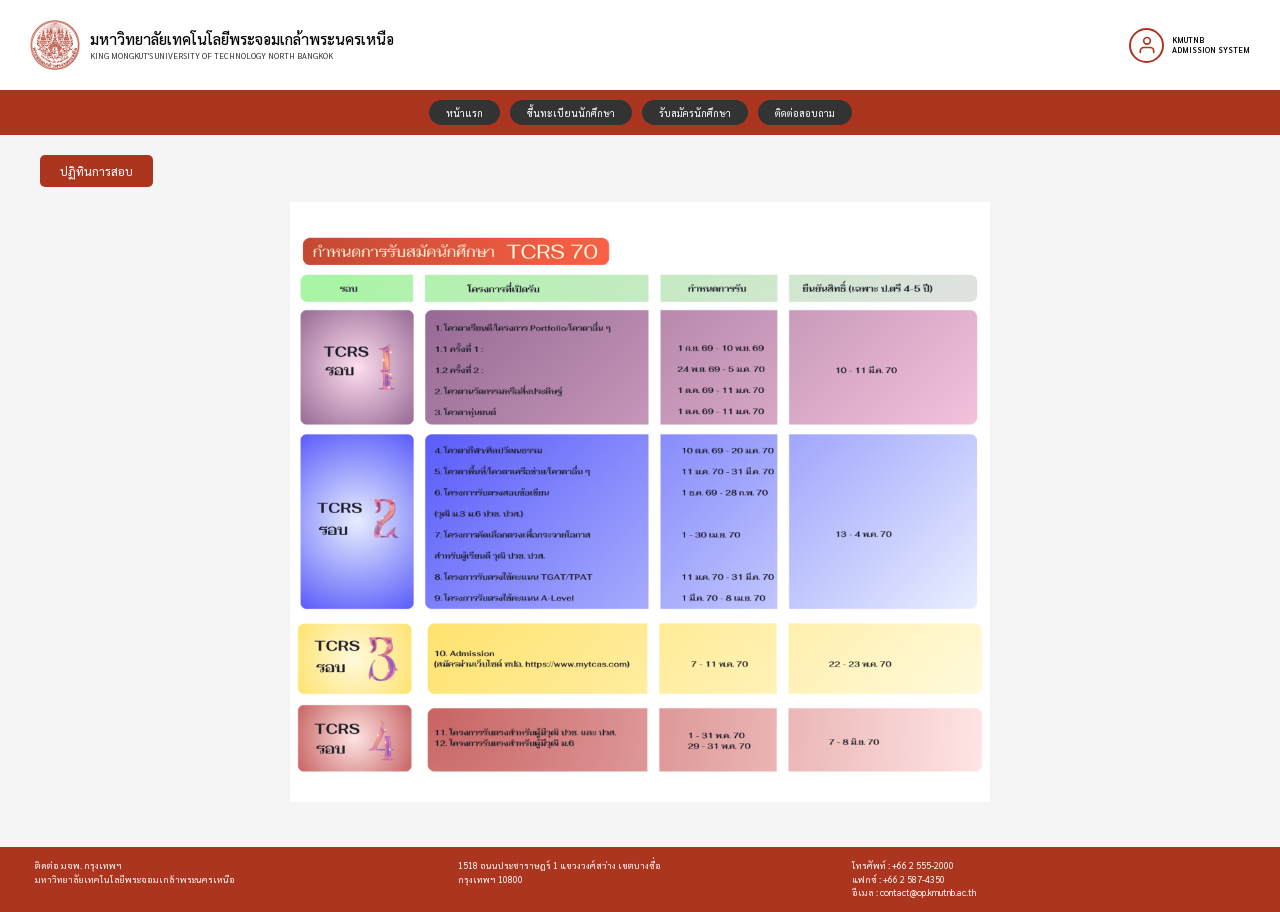
<file: Tcas70.html>
<!DOCTYPE html>
<html lang="th">

<head>
    <meta charset="UTF-8">
    <meta name="viewport" content="width=device-width, initial-scale=1.0">

    <title>Tcas 70</title>

    <link rel="preconnect" href="https://fonts.googleapis.com">
    <link rel="preconnect" href="https://fonts.gstatic.com" crossorigin>

    <link href="https://fonts.googleapis.com/css2?family=Sarabun:wght@300;400;500;600&display=swap"
          rel="stylesheet">

    <link rel="stylesheet" href="css/Tcas70.css">
</head>

<body>

<!-- ================= HEADER ================= -->

<header class="header">

    <div class="header-left">

        <div class="logo-placeholder">
            <img src="image/logo_kmutnb-(6).png" alt="KMUTNB Logo">
        </div>

        <div class="uni-name">

            <div class="thai-name">
                มหาวิทยาลัยเทคโนโลยีพระจอมเกล้าพระนครเหนือ
            </div>

            <div class="eng-name">
                KING MONGKUT'S UNIVERSITY OF TECHNOLOGY NORTH BANGKOK
            </div>

        </div>

    </div>


    <div class="header-right">

        <div class="user-icon">

            <svg width="20"
                 height="20"
                 viewBox="0 0 24 24"
                 fill="none"
                 stroke="currentColor"
                 stroke-width="2"
                 stroke-linecap="round"
                 stroke-linejoin="round">

                <path d="M20 21v-2a4 4 0 0 0-4-4H8a4 4 0 0 0-4 4v2"></path>

                <circle cx="12" cy="7" r="4"></circle>

            </svg>

        </div>

        <div class="system-name">
            KMUTNB<br>
            ADMISSION SYSTEM
        </div>

    </div>

</header>


<!-- ================= NAVBAR ================= -->

<nav class="navbar">

    <a href="index.html" class="nav-btn">
        หน้าแรก
    </a>

    <a href="register.html" class="nav-btn">
        ขึ้นทะเบียนนักศึกษา
    </a>

    <a href="login.html" class="nav-btn">
        รับสมัครนักศึกษา
    </a>

    <a href="map.html" class="nav-btn">
        ติดต่อสอบถาม
    </a>

</nav>


<!-- ================= MAIN ================= -->

<main class="main-content">

    <!-- ปุ่มชื่อหน้า -->

    <p class="page-title">
        ปฏิทินการสอบ
    </p>


    <!-- TCAS รอบ 1-4 -->
    <div class="tcas-round">
        <img src="image/tcas70.png" alt="TCAS รอบ 1234">
    </div>


</main>


<!-- ================= FOOTER ================= -->

<footer class="footer">

    <div class="footer-col">

        ติดต่อ มจพ. กรุงเทพฯ<br>
        มหาวิทยาลัยเทคโนโลยีพระจอมเกล้าพระนครเหนือ

    </div>


    <div class="footer-col">

        1518 ถนนประชาราษฎร์ 1 แขวงวงศ์สว่าง เขตบางซื่อ<br>
        กรุงเทพฯ 10800

    </div>


    <div class="footer-col">

        โทรศัพท์ : +66 2 555-2000<br>
        แฟกซ์ : +66 2 587-4350<br>
        อีเมล : contact@op.kmutnb.ac.th

    </div>

</footer>

</body>
</html>
</file>
<file: css/index.css>
/* =====================================================
   RESET
===================================================== */

* {
    margin: 0;
    padding: 0;
    box-sizing: border-box;
}


html,
body {
    width: 100%;
    min-height: 100%;

    margin: 0;
    padding: 0;
}


body {
    font-family: "Sarabun", sans-serif;

    background: #f5f5f5;

    color: #fff;
}


/* =====================================================
   HEADER
===================================================== */

.header {

    width: 100%;
    height: 84px;

    background: #ffffff;

    display: flex;

    align-items: center;

    justify-content: space-between;

    padding: 8px 3%;
}


/* =====================================================
   HEADER LEFT
===================================================== */

.header-left {

    display: flex;

    align-items: center;

    gap: 10px;
}


.logo {

    width: 62px;
    height: 62px;

    object-fit: contain;
}


.uni-name {

    color: #333;
}


.thai-name {

    font-size: 13px;

    font-weight: 500;
}


.eng-name {

    font-size: 8px;

    margin-top: 1px;
}


/* =====================================================
   HEADER RIGHT
===================================================== */

.header-right {

    display: flex;

    align-items: center;

    gap: 18px;
}


/* =====================================================
   NAVBAR
===================================================== */

.navbar {

    display: flex;

    align-items: center;

    gap: 14px;
}


.navbar a {

    text-decoration: none;

    color: #fff;

    background: #292929;

    padding: 7px 16px;

    border-radius: 9px;

    font-size: 11px;

    white-space: nowrap;

    transition: 0.2s;
}


.navbar a:hover {

    background: #111;
}


/* =====================================================
   ACCOUNT
===================================================== */

.account {

    display: flex;

    align-items: center;

    gap: 7px;

    color: #222;
}


.user-icon {

    width: 34px;
    height: 34px;

    border: 2px solid #ed1c24;

    border-radius: 50%;

    display: flex;

    align-items: center;

    justify-content: center;

    color: #ed1c24;
}


.system-name {

    font-size: 7px;

    line-height: 1.2;
}


/* =====================================================
   HERO
===================================================== */

.hero {

    width: 100%;

    height: 234px;

    background: #b73520;

    display: flex;

    flex-direction: column;

    align-items: center;

    justify-content: center;

    text-align: center;

    padding: 20px;
}


/* =====================================================
   TCAS 70
===================================================== */

.tcas {

    background: #292929;

    padding: 5px 20px;

    border-radius: 8px;

    font-size: 14px;

    margin-bottom: 10px;
}


/* =====================================================
   HERO TITLE
===================================================== */

.hero h1 {

    font-size: 22px;

    font-weight: 400;

    margin-bottom: 4px;
}


/* =====================================================
   UNIVERSITY NAME
===================================================== */

.university-th {

    font-size: 14px;
}


.university-en {

    font-size: 12px;

    margin-top: 2px;
}


/* =====================================================
   HERO BUTTONS
===================================================== */

.hero-buttons {

    display: flex;

    justify-content: center;

    align-items: center;

    gap: 43px;

    margin-top: 15px;
}


.btn {

    display: inline-block;

    background: #292929;

    color: #fff;

    text-decoration: none;

    padding: 6px 18px;

    border-radius: 8px;

    font-size: 12px;

    transition: 0.2s;
}


.btn:hover {

    background: #111;

    transform: translateY(-2px);
}


/* =====================================================
   CONTENT
===================================================== */

.content {

    width: 100%;

    background: #fff;

    padding: 10px 3% 30px;

    min-height: 500px;
}


/* =====================================================
   SECTION TITLE
===================================================== */

.section-title {

    width: 128px;

    background: #b73520;

    padding: 6px 20px;

    border-radius: 8px;

    text-align: center;

    font-size: 12px;

    margin-bottom: 20px;
}


/* =====================================================
   TCAS IMAGE CONTAINER
===================================================== */

.tcas-round {

    width: 100%;

    display: flex;

    justify-content: center;

    align-items: center;

    padding: 50px 0 30px;
}


/* =====================================================
   TCAS IMAGE
===================================================== */

.tcas-round img {

    display: block;

    width: 60%;

    max-width: 950px;

    height: auto;

    object-fit: contain;

}


/* =====================================================
   FOOTER
===================================================== */

.footer {

    /* ทำให้ Footer เต็มความกว้าง */

    width: 100%;

    min-height: 65px;

    background: #b73520;

    display: grid;

    grid-template-columns: 1fr 1fr 1fr;

    align-items: center;

    padding: 8px 5%;

    font-size: 11px;

    line-height: 1.4;

    /* สำคัญมาก */

    margin: 0;

    position: relative;

    left: 0;

    right: 0;
}


.footer-col {

    line-height: 1.4;
}


/* =====================================================
   TABLET
===================================================== */

@media (max-width: 1100px) {


    .header {

        padding: 8px 20px;
    }


    .navbar {

        gap: 8px;
    }


    .navbar a {

        padding: 7px 11px;
    }


    .tcas-round img {

        width: 70%;
    }

}


/* =====================================================
   MOBILE
===================================================== */

@media (max-width: 800px) {


    /* HEADER */

    .header {

        height: auto;

        flex-direction: column;

        gap: 12px;

        padding: 15px;
    }


    .header-left {

        justify-content: center;

        text-align: center;
    }


    .header-right {

        flex-direction: column;

        gap: 10px;
    }


    .navbar {

        flex-wrap: wrap;

        justify-content: center;
    }


    .account {

        display: none;
    }


    /* HERO */

    .hero {

        height: auto;

        min-height: 234px;
    }


    /* IMAGE */

    .tcas-round img {

        width: 90%;
    }


    /* FOOTER */

    .footer {

        grid-template-columns: 1fr;

        gap: 10px;

        padding: 15px 8%;
    }

}


/* =====================================================
   SMALL MOBILE
===================================================== */

@media (max-width: 500px) {


    .logo {

        width: 55px;

        height: 55px;
    }


    .thai-name {

        font-size: 11px;
    }


    .eng-name {

        font-size: 7px;
    }


    .navbar a {

        font-size: 9px;

        padding: 6px 9px;
    }


    .hero h1 {

        font-size: 19px;
    }


    .university-th {

        font-size: 12px;
    }


    .university-en {

        font-size: 9px;
    }


    .hero-buttons {

        gap: 10px;
    }


    .btn {

        font-size: 10px;

        padding: 6px 12px;
    }


    .content {

        padding: 10px 15px 20px;
    }


    .tcas-round {

        padding-top: 30px;

        padding-bottom: 20px;
    }


    .tcas-round img {

        width: 100%;
    }


    .footer {

        font-size: 10px;

        padding: 15px;
    }

}
</file>
<file: css/payment.css>
:root {
    --primary-red: #AC3520;
    --dark: #333333;
    --light-bg: #f5f5f5;
}


/* =====================================
   RESET
===================================== */

* {
    box-sizing: border-box;

    margin: 0;

    padding: 0;

    font-family: 'Sarabun', sans-serif;
}


/* =====================================
   BODY
===================================== */

body {
    background-color: var(--light-bg);

    min-height: 100vh;

    display: flex;

    flex-direction: column;
}


/* =====================================
   HEADER
===================================== */

.header {
    height: 90px;

    background-color: white;

    padding: 5px 30px;

    display: flex;

    justify-content: space-between;

    align-items: center;
}


.header-left {
    display: flex;

    align-items: center;

    gap: 10px;
}


/* =====================================
   LOGO
===================================== */

.logo-placeholder {
    width: 55px;

    height: 55px;

    display: flex;

    align-items: center;

    justify-content: center;

    overflow: hidden;

    flex-shrink: 0;
}


.logo-placeholder img {
    width: 55px;

    height: 55px;

    max-width: 55px;

    max-height: 55px;

    object-fit: contain;

    display: block;
}


/* =====================================
   UNIVERSITY NAME
===================================== */

.uni-name {
    display: flex;

    flex-direction: column;
}


.thai-name {
    font-size: 15px;

    font-weight: 500;

    color: #000000;
}


.eng-name {
    font-size: 8px;

    color: #333333;

    margin-top: 2px;
}


/* =====================================
   HEADER RIGHT
===================================== */

.header-right {
    display: flex;

    align-items: center;

    gap: 8px;
}


.user-icon {
    width: 35px;

    height: 35px;

    border: 2px solid var(--primary-red);

    border-radius: 50%;

    display: flex;

    align-items: center;

    justify-content: center;

    color: var(--primary-red);
}


.system-name {
    font-size: 8px;

    color: #000000;

    font-weight: 600;

    line-height: 1.3;
}


/* =====================================
   NAVBAR
===================================== */

.navbar {
    height: 45px;

    background-color: var(--primary-red);

    display: flex;

    justify-content: center;

    align-items: center;

    gap: 10px;
}


.nav-btn {
    background-color: #333333;

    color: #ffffff;

    padding: 6px 17px;

    border-radius: 15px;

    font-size: 10px;

    text-decoration: none;

    display: inline-flex;

    align-items: center;

    justify-content: center;
}


.nav-btn:hover {
    background-color: #333333;

    color: #ffffff;

    text-decoration: none;
}


/* =====================================
   MAIN
===================================== */

.main-content {
    flex: 1;

    padding: 25px 40px;
}


/* =====================================
   PAGE TITLE
===================================== */

.page-title {
    display: block;

    width: fit-content;

    background-color: var(--primary-red);

    color: #ffffff;

    padding: 8px 50px;

    border-radius: 6px;

    font-size: 16px;

    margin-bottom: 75px;
}


/* =====================================
   PAYMENT BOX
===================================== */

.payment-box {
    width: 650px;

    height: 240px;

    background-color: #ffffff;

    border: 1px solid #cccccc;

    border-radius: 8px;

    margin: 0 auto;

    display: flex;

    flex-direction: column;

    justify-content: center;

    align-items: center;
}


/* =====================================
   TOTAL
===================================== */

.total {
    font-size: 23px;

    color: #111111;

    margin-bottom: 22px;

    text-align: center;
}


.total span {
    margin-left: 12px;

    margin-right: 8px;
}


/* =====================================
   PAYMENT BUTTON
===================================== */

.payment-btn {
    width: 160px;

    height: 42px;

    background-color: #55a8ed;

    color: #222222;

    border: none;

    border-radius: 7px;

    font-family: 'Sarabun', sans-serif;

    font-size: 17px;

    font-weight: 400;

    text-align: center;

    cursor: pointer;

    padding: 0;

    margin: 0;

    line-height: 42px;
}


.payment-btn:hover {
    background-color: #55a8ed;

    color: #222222;
}


.payment-btn:active {
    background-color: #55a8ed;

    color: #222222;
}


/* =====================================
   FOOTER
===================================== */

.footer {
    min-height: 78px;

    background-color: var(--primary-red);

    color: #ffffff;

    display: flex;

    justify-content: space-between;

    padding: 15px 60px;

    font-size: 13px;

    line-height: 1.5;
}


.footer-col {
    flex: 1;
}


.footer-col:nth-child(2) {
    padding-left: 30px;
}


.footer-col:nth-child(3) {
    text-align: left;
}


/* =====================================
   MOBILE
===================================== */

@media (max-width: 768px) {


    /* HEADER */

    .header {
        height: auto;

        flex-direction: column;

        gap: 10px;

        padding: 15px;
    }


    .header-left {
        flex-direction: column;

        text-align: center;
    }


    /* NAVBAR */

    .navbar {
        height: auto;

        flex-wrap: wrap;

        padding: 8px;
    }


    /* MAIN */

    .main-content {
        padding: 20px;
    }


    .page-title {
        margin-bottom: 40px;
    }


    /* PAYMENT BOX */

    .payment-box {
        width: 100%;

        max-width: 470px;

        height: 240px;
    }


    .total {
        font-size: 18px;
    }


    /* PAYMENT BUTTON */

    .payment-btn {
        width: 160px;

        height: 42px;

        font-size: 15px;

        line-height: 42px;
    }


    /* FOOTER */

    .footer {
        flex-direction: column;

        gap: 10px;

        text-align: center;

        padding: 15px;
    }


    .footer-col:nth-child(2),
    .footer-col:nth-child(3) {
        padding-left: 0;

        text-align: center;
    }

}
</file>
<file: css/login-reg.css>
:root {
    --primary-red: #AC3520;
    --dark: #333333;
    --light-bg: #f5f5f5;
    --border: #aaaaaa;
}


/* ===============================
   RESET
================================ */

* {
    box-sizing: border-box;
    margin: 0;
    padding: 0;

    font-family: 'Sarabun', sans-serif;
}


/* ===============================
   BODY
================================ */

body {
    background-color: var(--light-bg);

    min-height: 100vh;

    display: flex;
    flex-direction: column;
}


/* ===============================
   HEADER
================================ */

.header {
    height: 80px;

    background-color: white;

    padding: 5px 25px;

    display: flex;

    justify-content: space-between;

    align-items: center;
}


.header-left {
    display: flex;

    align-items: center;

    gap: 12px;
}


/* ===============================
   LOGO
================================ */

.logo-placeholder {
    width: 75px;
    height: 75px;

    min-width: 75px;
    max-width: 75px;

    display: flex;

    align-items: center;
    justify-content: center;

    overflow: hidden;

    flex-shrink: 0;

    background-color: white;
}


.logo-placeholder img {
    width: 75px;
    height: 75px;

    max-width: 75px;
    max-height: 75px;

    object-fit: contain;

    display: block;
}


/* ===============================
   UNIVERSITY NAME
================================ */

.uni-name {
    display: flex;

    flex-direction: column;
}


.thai-name {
    font-size: 16px;

    font-weight: 600;

    color: #000000;
}


.eng-name {
    font-size: 8px;

    color: #333333;

    margin-top: 2px;
}


/* ===============================
   HEADER RIGHT
================================ */

.header-right {
    display: flex;

    align-items: center;

    gap: 8px;
}


.user-icon {
    width: 32px;
    height: 32px;

    border: 2px solid var(--primary-red);

    border-radius: 50%;

    display: flex;

    align-items: center;
    justify-content: center;

    color: var(--primary-red);
}


.system-name {
    font-size: 8px;

    color: #000000;

    font-weight: 600;

    line-height: 1.3;
}


/* ===============================
   NAVBAR
================================ */

.navbar {
    height: 41px;

    background-color: var(--primary-red);

    display: flex;

    justify-content: center;

    align-items: center;

    gap: 10px;
}


.nav-btn {
    background-color: #333333;

    color: white;

    padding: 6px 17px;

    border-radius: 15px;

    font-size: 10px;

    text-decoration: none;

    cursor: pointer;
}


.nav-btn:hover {
    background-color: #333333;

    color: white;
}


/* ===============================
   MAIN
================================ */

.main-content {
    flex: 1;

    padding: 30px 40px;
}


/* ===============================
   PAGE TITLE
================================ */

.page-title {
    display: inline-block;

    background-color: var(--primary-red);

    color: white;

    padding: 8px 22px;

    border-radius: 5px;

    font-size: 13px;

    margin-bottom: 15px;

    cursor: default;
}


.page-title:hover {
    background-color: var(--primary-red);

    color: white;
}


/* ===============================
   FORM
================================ */

.form-container {
    background-color: white;

    width: 700px;

    margin: 0 auto;

    padding: 40px 65px;

    border: 1px solid var(--border);

    border-radius: 6px;
}


/* ===============================
   REGISTER FORM
   2 COLUMNS
================================ */

.register-form {
    width: 700px;

    padding: 40px 65px;

    display: grid;

    grid-template-columns: 1fr 1fr;

    column-gap: 40px;

    row-gap: 0;
}


/* ===============================
   FORM LOGO
================================ */

.form-logo {
    grid-column: 1 / 3;

    width: 100%;

    text-align: center;

    margin-bottom: 30px;
}


.form-logo img {
    width: 180px;

    height: auto;

    object-fit: contain;
}


/* ===============================
   FORM GROUP
================================ */

.form-group {
    margin-bottom: 18px;
}


.form-group label {
    display: block;

    font-size: 13px;

    color: #000000;

    margin-bottom: 6px;
}


.form-group input {
    width: 100%;

    height: 38px;

    padding: 8px 12px;

    border: 1px solid #d58b7e;

    border-radius: 6px;

    font-size: 12px;

    outline: none;

    background-color: white;
}


.form-group input:focus {
    border-color: var(--primary-red);

    outline: none;
}


/* ===============================
   INPUT VALIDATION
================================ */

.form-group input:invalid:not(:placeholder-shown) {
    border: 1px solid #AC3520;
}

.form-group input:valid {
    border: 1px solid #cccccc;
    background-color: #ffffff;
}

/* ถ้ากรอกถูกต้องแล้ว แม้กำลังคลิกอยู่ก็ให้เป็นสีเทา */
.form-group input:valid:focus {
    border: 1px solid #cccccc;
    outline: none;
}

/* ===============================
   FORM BUTTONS
================================ */

.form-buttons {
    grid-column: 1 / 3;

    width: 100%;

    display: flex;

    justify-content: center;

    align-items: center;

    margin-top: 25px;
}


/* ===============================
   SIGN UP BUTTON
================================ */

.signup-btn {
    width: 220px;

    height: 45px;

    background-color: #AC3520;

    color: #ffffff;

    border: none;

    border-radius: 7px;

    font-family: 'Sarabun', sans-serif;

    font-size: 17px;

    font-weight: 500;

    cursor: pointer;

    display: flex;

    align-items: center;

    justify-content: center;

    text-align: center;

    padding: 0;
}


.signup-btn:hover {
    background-color: #e94629;
}


/* ===============================
   FOOTER
================================ */

.footer {
    min-height: 70px;

    background-color: var(--primary-red);

    color: white;

    display: flex;

    justify-content: space-between;

    padding: 15px 35px;

    font-size: 10px;

    line-height: 1.6;
}


.footer-col {
    flex: 1;
}


.footer-col:nth-child(2) {
    padding-left: 30px;
}


.footer-col:nth-child(3) {
    text-align: left;
}


/* ===============================
   MOBILE
================================ */

@media (max-width: 768px) {

    .header {
        height: auto;

        flex-direction: column;

        gap: 15px;

        text-align: center;

        padding: 20px;
    }


    .header-left {
        flex-direction: column;

        gap: 10px;
    }


    .header-right {
        flex-direction: column;
    }


    .logo-placeholder {
        width: 75px;
        height: 75px;

        min-width: 75px;
    }


    .logo-placeholder img {
        width: 75px;
        height: 75px;
    }


    .thai-name {
        font-size: 16px;
    }


    .eng-name {
        font-size: 8px;
    }


    .navbar {
        height: auto;

        flex-wrap: wrap;

        padding: 10px;
    }


    .main-content {
        padding: 20px;
    }


    .form-container,
    .register-form {
        width: 100%;

        max-width: 700px;

        padding: 30px 25px;
    }


    .register-form {
        display: block;
    }


    .form-buttons {
        display: flex;

        justify-content: center;

        width: 100%;

        margin-top: 25px;
    }


    .register-form .signup-btn {
        width: 220px;
    }


    .footer {
        flex-direction: column;

        gap: 10px;

        text-align: center;
    }


    .footer-col:nth-child(2),
    .footer-col:nth-child(3) {
        padding-left: 0;

        text-align: center;
    }

}
</file>
<file: css/contact.css>
:root {
    --primary-red: #b63822;
    --dark: #333333;
    --light-bg: #f5f5f5;
    --brown: #a9876b;
}


/* =========================
   RESET
========================= */

* {
    box-sizing: border-box;
    margin: 0;
    padding: 0;

    font-family: 'Sarabun', sans-serif;
}


body {
    background-color: var(--light-bg);

    min-height: 100vh;

    display: flex;
    flex-direction: column;
}


/* =========================
   HEADER
========================= */

.header {
    height: 90px;

    background-color: white;

    padding: 5px 30px;

    display: flex;

    justify-content: space-between;

    align-items: center;
}


/* ด้านซ้าย */

.header-left {
    display: flex;

    align-items: center;

    gap: 12px;
}


/* =========================
   LOGO
========================= */

.logo-placeholder {
    width: 90px;
    height: 80px;

    display: flex;

    align-items: center;
    justify-content: center;

    overflow: hidden;

    flex-shrink: 0;
}


.logo-placeholder img {
    width: 80px;
    height: 80px;

    max-width: 80px;
    max-height: 80px;

    object-fit: contain;

    display: block;
}


/* =========================
   UNIVERSITY NAME
========================= */

.uni-name {
    display: flex;

    flex-direction: column;
}


.thai-name {
    font-size: 17px;

    font-weight: 600;

    color: #333;
}


.eng-name {
    font-size: 9px;

    color: #666;

    margin-top: 2px;
}


/* =========================
   HEADER RIGHT
========================= */

.header-right {
    display: flex;

    align-items: center;

    gap: 10px;
}


.user-icon {
    width: 36px;
    height: 36px;

    border: 2px solid var(--primary-red);

    border-radius: 50%;

    display: flex;

    align-items: center;
    justify-content: center;

    color: var(--primary-red);
}


.system-name {
    font-size: 9px;

    color: #333;

    font-weight: 600;

    line-height: 1.3;
}


/* =========================
   NAVBAR
========================= */

.navbar {
    height: 45px;

    background-color: var(--primary-red);

    display: flex;

    justify-content: center;

    align-items: center;

    gap: 10px;
}


.nav-btn {
    background-color: #333;

    color: white;

    padding: 7px 18px;

    border-radius: 15px;

    font-size: 10px;

    text-decoration: none;

    cursor: pointer;
}


/* ไม่เปลี่ยนสี */

.nav-btn:hover,
.nav-btn:active,
.nav-btn:focus,
.nav-btn:visited {
    background-color: #333;

    color: white;

    text-decoration: none;
}


/* =========================
   MAIN
========================= */

.main-content {
    flex: 1;

    padding: 25px 30px 35px;
}


/* =========================
   PAGE TITLE
========================= */

.page-title {
    display: inline-block;

    background-color: var(--primary-red);

    color: white;

    padding: 8px 20px;

    border-radius: 5px;

    font-size: 12px;

    margin-bottom: 10px;
}


.page-title:hover,
.page-title:active,
.page-title:focus {
    background-color: var(--primary-red);

    color: white;
}


/* =========================
   BUILDING IMAGE
========================= */

.building-image {
    width: 100%;

    height: 300px;

    overflow: hidden;

    margin-bottom: 20px;

    border-radius: 2px;

    position: relative;
}


/*
   ทำให้รูปอาคารสีอ่อนลง
*/

.building-image img {
    width: 100%;

    height: 100%;

    object-fit: cover;

    display: block;

    opacity: 0.72;
}


/* เพิ่มความขาวบาง ๆ ให้รูป */

.building-image::after {
    content: "";

    position: absolute;

    inset: 0;

    background: rgba(19, 19, 19, 0.12);

    pointer-events: none;
}


/* =========================
   CONTACT SECTION
========================= */

.contact-section {
    width: 100%;

    background-color: white;

    display: flex;

    align-items: flex-start;

    gap: 45px;

    padding: 25px 15px 30px;

    min-height: 360px;
}


/* =========================
   MAP
========================= */

.map-container {
    width: 62%;

    position: relative;

    flex-shrink: 0;
}


.map-link {
    display: block;

    width: 100%;

    height: 320px;

    position: relative;

    text-decoration: none;

    overflow: hidden;

    border-radius: 3px;
}


.map-link img {
    width: 100%;

    height: 100%;

    object-fit: cover;

    display: block;
}


/* =========================
   MAP BUTTON
========================= */

.map-button {
    position: absolute;

    bottom: 10px;

    right: 10px;

    background-color: white;

    color: #555;

    padding: 9px 15px;

    border-radius: 5px;

    font-size: 13px;

    box-shadow: 0 2px 6px rgba(0, 0, 0, 0.18);
}


.map-link:hover .map-button {
    background-color: white;

    color: #555;
}


/* =========================
   CONTACT INFO
========================= */

.contact-info {
    width: 38%;

    color: #000000;

    font-size: 14px;

    line-height: 1.8;

    padding: 5px;
}


/* หัวข้อ สถานที่ตั้ง / ติดต่อ */

.contact-info h3 {
    color: #AC3520;

    font-size: 18px;

    font-weight: 400;

    margin-bottom: 8px;
}


/* ระยะห่างหัวข้อ ติดต่อ */

.contact-info .contact-title {
    margin-top: 18px;
}


/* ตัวหนังสือรายละเอียด */

.contact-info p {
    color: #000000;

    margin-bottom: 12px;
}


/* อีเมล */

.contact-info a {
    color: #AC3520;

    text-decoration: none;
}


/* ตอนเอาเมาส์ชี้อีเมล */

.contact-info a:hover {
    color: #AC3520;

    text-decoration: underline;
}
/* =========================
   DETAIL BUTTON
========================= */

.detail-button {
    display: inline-block;

    background-color: var(--brown);

    color: white !important;

    text-decoration: none !important;

    padding: 10px 22px;

    border-radius: 5px;

    font-size: 13px;

    margin-top: 8px;
}


/* ไม่เปลี่ยนสี */

.detail-button:hover,
.detail-button:active,
.detail-button:focus,
.detail-button:visited {
    background-color: var(--brown);

    color: white !important;

    text-decoration: none !important;
}


/* =========================
   FOOTER
========================= */

.footer {
    min-height: 65px;

    background-color: var(--primary-red);

    color: white;

    display: flex;

    justify-content: space-between;

    padding: 12px 30px;

    font-size: 9px;

    line-height: 1.5;
}


.footer-col {
    flex: 1;
}


.footer-col:nth-child(2) {
    padding-left: 30px;
}


/* =========================
   MOBILE
========================= */

@media (max-width: 768px) {

    .header {
        height: auto;

        flex-direction: column;

        gap: 10px;

        padding: 15px;
    }


    .header-left,
    .header-right {
        flex-direction: column;

        text-align: center;
    }


    .navbar {
        height: auto;

        flex-wrap: wrap;

        padding: 8px;
    }


    .main-content {
        padding: 20px;
    }


    .building-image {
        height: 220px;
    }


    .contact-section {
        flex-direction: column;

        gap: 25px;

        padding: 20px;
    }


    .map-container {
        width: 100%;
    }


    .map-link {
        height: 300px;
    }


    .contact-info {
        width: 100%;

        padding: 0;
    }


    .footer {
        flex-direction: column;

        gap: 10px;

        text-align: center;
    }


    .footer-col:nth-child(2) {
        padding-left: 0;
    }
}
</file>
<file: css/prachin.css>
:root {
    --primary-red: #AC3520;
    --dark: #333333;
    --light-bg: #f5f5f5;
}

/* =====================================
   RESET
===================================== */

* {
    box-sizing: border-box;
    margin: 0;
    padding: 0;
    font-family: 'Sarabun', sans-serif;
}


/* =====================================
   BODY
===================================== */

body {
    background-color: var(--light-bg);
    min-height: 100vh;

    display: flex;
    flex-direction: column;
}


/* =====================================
   HEADER
===================================== */

.header {
    height: 90px;
    background-color: white;

    padding: 5px 30px;

    display: flex;
    justify-content: space-between;
    align-items: center;
}

.header-left {
    display: flex;
    align-items: center;
    gap: 10px;
}


/* =====================================
   LOGO
===================================== */

.logo {
    width: 55px;
    height: 55px;

    display: flex;
    align-items: center;
    justify-content: center;

    overflow: hidden;
    flex-shrink: 0;
}

.logo img {
    width: 55px !important;
    height: 55px !important;

    max-width: 55px !important;
    max-height: 55px !important;

    object-fit: contain;
    display: block;
}


/* =====================================
   UNIVERSITY NAME
===================================== */

.uni-name {
    display: flex;
    flex-direction: column;
}

.thai-name {
    font-size: 15px;
    font-weight: 500;
    color: #000;
}

.eng-name {
    font-size: 8px;
    color: #333;
    margin-top: 2px;
}


/* =====================================
   HEADER RIGHT
===================================== */

.header-right {
    display: flex;
    align-items: center;
    gap: 8px;
}

.user-icon {
    width: 35px;
    height: 35px;

    border: 2px solid var(--primary-red);
    border-radius: 50%;

    display: flex;
    align-items: center;
    justify-content: center;

    color: var(--primary-red);
}

.system-name {
    font-size: 8px;
    color: #000;

    font-weight: 600;
    line-height: 1.3;
}


/* =====================================
   NAVBAR
===================================== */

.navbar {
    height: 45px;

    background-color: var(--primary-red);

    display: flex;
    justify-content: center;
    align-items: center;

    gap: 10px;
}

.nav-btn {
    background-color: #333;
    color: white;

    padding: 6px 17px;

    border-radius: 15px;

    font-size: 10px;
    text-decoration: none;
}

.nav-btn:hover {
    background-color: #333;
    color: white;
}


/* =====================================
   SEARCH
===================================== */

.search-box {
    width: 100%;

    background-color: var(--primary-red);

    display: flex;
    justify-content: center;
    align-items: center;

    gap: 45px;

    padding: 7px 0 10px;
}


/* ช่องค้นหา */

.search-input {
    width: 300px;
    height: 42px;
}

.search-input input {
    width: 100%;
    height: 100%;

    border: none;
    outline: none;

    background-color: white;

    border-radius: 6px;

    padding: 0 18px;

    font-family: 'Sarabun', sans-serif;
    font-size: 14px;

    color: #333;
}

.search-input input::placeholder {
    color: #666;
}

.search-input input:focus {
    box-shadow: 0 0 0 2px #ddd;
}


/* =====================================
   DEGREE SELECT
===================================== */

.degree-select {
    width: 300px;
    height: 42px;
}

.degree-select select {
    width: 100%;
    height: 100%;

    border: none;
    outline: none;

    background-color: white;

    border-radius: 6px;

    padding: 0 15px;

    font-family: 'Sarabun', sans-serif;
    font-size: 14px;

    color: #555;

    cursor: pointer;
}


/* =====================================
   MAIN
===================================== */

.main-content {
    flex: 1;

    width: 100%;
    max-width: 1100px;

    margin: 0 auto;

    padding: 25px 30px 45px;
}


/* =====================================
   DEGREE SECTION
===================================== */

.degree-section {
    width: 100%;
    margin-bottom: 30px;
}


/* =====================================
   TITLE
===================================== */

.section-title {
    width: 145px;
    height: 40px;

    background-color: var(--primary-red);
    color: white;

    border-radius: 5px;

    display: flex;
    align-items: center;
    justify-content: center;

    font-size: 16px;
    font-weight: 500;

    margin-bottom: 18px;
}


/* =====================================
   FACULTY GRID
===================================== */

.faculty-grid {
    width: 100%;

    display: grid;

    grid-template-columns: 1fr 1fr;

    gap: 14px 25px;
}


/* =====================================
   FACULTY CARD
===================================== */

.faculty-card {
    position: relative;

    width: 100%;
    min-height: 150px;

    background-color: white;

    border: 1px solid #d3d3d3;

    border-radius: 8px;

    padding: 17px;

    box-shadow: 0 1px 3px rgba(0, 0, 0, 0.08);
}


/* =====================================
   FACULTY NAME
===================================== */

.faculty-name {
    color: #AC3520;

    font-size: 13px;

    font-weight: 500;

    margin-bottom: 5px;
}


/* =====================================
   MAJOR NAME
===================================== */

.major-name {
    color: #111;

    font-size: 15px;

    font-weight: 600;

    line-height: 1.4;

    margin-bottom: 8px;
}


/* =====================================
   STUDENT COUNT
===================================== */

.student-count {
    color: #333;

    font-size: 12px;
}


/* =====================================
   APPLY BUTTON
===================================== */

.apply-btn {
    position: absolute;

    right: 30px;
    bottom: 14px;

    width: 120px;
    height: 32px;

    border: none;

    border-radius: 7px;

    background-color: #F56A22;

    color: #000;

    font-family: 'Sarabun', sans-serif;

    font-size: 11px;
    font-weight: 500;

    cursor: pointer;
}

.apply-btn:hover {
    background-color: #F56A22;
    color: #000;
}


/* =====================================
   NO RESULT
===================================== */

.no-result {
    display: none;

    text-align: center;

    padding: 35px;

    color: #777;

    font-size: 15px;
}


/* =====================================
   FOOTER
===================================== */

.footer {
    min-height: 65px;

    background-color: var(--primary-red);

    color: white;

    display: flex;

    justify-content: space-between;

    padding: 12px 35px;

    font-size: 9px;

    line-height: 1.5;
}

.footer-col {
    flex: 1;
}

.footer-col:nth-child(2) {
    padding-left: 30px;
}

.footer-col:nth-child(3) {
    text-align: left;
}


/* =====================================
   MOBILE
===================================== */

@media (max-width: 768px) {

    .header {
        height: auto;

        flex-direction: column;

        gap: 10px;

        padding: 15px;
    }

    .header-left {
        flex-direction: column;

        text-align: center;
    }

    .navbar {
        height: auto;

        flex-wrap: wrap;

        padding: 8px;
    }

    .search-box {
        flex-direction: column;

        gap: 10px;

        padding: 12px;
    }

    .search-input,
    .degree-select {
        width: 90%;

        max-width: 400px;
    }

    .main-content {
        width: 100%;

        padding: 20px 15px 35px;
    }

    .faculty-grid {
        grid-template-columns: 1fr;

        gap: 12px;
    }

    .faculty-card {
        min-height: 150px;
    }

    .section-title {
        width: 145px;
    }

    .footer {
        flex-direction: column;

        gap: 10px;

        text-align: center;
    }

    .footer-col:nth-child(2),
    .footer-col:nth-child(3) {
        padding-left: 0;

        text-align: center;
    }
}

.apply-btn {
    position: absolute;

    right: 30px;
    bottom: 14px;

    width: 120px;
    height: 32px;

    background-color: #F56A22;

    color: #000;

    border: none;

    border-radius: 7px;

    font-family: 'Sarabun', sans-serif;

    font-size: 11px;
    font-weight: 500;

    cursor: pointer;

    display: flex;
    align-items: center;
    justify-content: center;

    text-decoration: none;
}

.apply-btn:hover {
    background-color: #F56A22;
    color: #000;
}
</file>
<file: css/Tcas70.css>
:root {
    --primary-red: #AC3520;
    --dark: #333333;
    --light-bg: #f5f5f5;
}

/* =====================================
   RESET
===================================== */

* {
    box-sizing: border-box;
    margin: 0;
    padding: 0;
    font-family: 'Sarabun', sans-serif;
}


/* =====================================
   BODY
===================================== */

body {
    background-color: var(--light-bg);
    min-height: 100vh;

    display: flex;
    flex-direction: column;
}


/* =====================================
   HEADER
===================================== */

.header {
    height: 90px;
    background-color: white;

    padding: 5px 30px;

    display: flex;
    justify-content: space-between;
    align-items: center;

    overflow: hidden;
}


/* =====================================
   HEADER LEFT
===================================== */

.header-left {
    display: flex;
    align-items: center;
    gap: 10px;

    height: 100%;
}


/* =====================================
   LOGO มุมซ้ายบน
===================================== */

/* สำคัญ: HTML ของคุณใช้ logo-placeholder */
.logo-placeholder {
    width: 55px !important;
    height: 55px !important;

    min-width: 55px !important;
    max-width: 55px !important;

    display: flex;
    align-items: center;
    justify-content: center;

    overflow: hidden;
    flex-shrink: 0;
}


/* รูปโลโก้ */

.logo-placeholder img {
    width: 50px !important;
    height: 50px !important;

    min-width: 50px !important;
    max-width: 50px !important;

    min-height: 50px !important;
    max-height: 50px !important;

    object-fit: contain;

    display: block;
}


/* =====================================
   UNIVERSITY NAME
===================================== */

.uni-name {
    display: flex;
    flex-direction: column;
}

.thai-name {
    font-size: 15px;
    font-weight: 500;
    color: #000;
}

.eng-name {
    font-size: 8px;
    color: #333;
    margin-top: 2px;
}


/* =====================================
   HEADER RIGHT
===================================== */

.header-right {
    display: flex;
    align-items: center;
    gap: 8px;
}

.user-icon {
    width: 35px;
    height: 35px;

    border: 2px solid var(--primary-red);
    border-radius: 50%;

    display: flex;
    align-items: center;
    justify-content: center;

    color: var(--primary-red);
}

.system-name {
    font-size: 8px;
    color: #000;

    font-weight: 600;
    line-height: 1.3;
}


/* =====================================
   NAVBAR
===================================== */

.navbar {
    height: 45px;

    background-color: var(--primary-red);

    display: flex;
    justify-content: center;
    align-items: center;

    gap: 10px;
}

.nav-btn {
    background-color: #333;

    color: white;

    padding: 6px 17px;

    border-radius: 15px;

    font-size: 10px;

    text-decoration: none;
}

.nav-btn:hover {
    background-color: #333;
    color: white;
}


/* =====================================
   MAIN
===================================== */

.main-content {
    flex: 1;

    padding: 20px 40px 25px;

    text-align: center;
}


/* =====================================
   PAGE TITLE
===================================== */

.page-title {
    display: inline-block;

    background-color: var(--primary-red);

    color: white;

    padding: 8px 20px;

    border-radius: 5px;

    font-size: 12px;

    margin-bottom: 15px;
}


/* =====================================
   รูป TCAS
   - อยู่ตรงกลาง
   - ใหญ่ขึ้น
   - ไม่มีพื้นม่วง
===================================== */

.tcas-round {
    width: 100%;

    display: flex;
    justify-content: center;
    align-items: center;

    text-align: center;

    background: transparent !important;

    border: none;

    border-radius: 0;

    overflow: visible;

    margin: 10px auto 20px auto;
}


/* =====================================
   รูป TCAS ด้านใน
===================================== */

.tcas-round img {
    width: 700px !important;

    max-width: 90%;

    height: auto !important;

    object-fit: contain;

    display: block;

    margin: 0 auto;
}


/* =====================================
   TABLE
   (ถ้ามีส่วนนี้ในหน้าอื่น)
===================================== */

.tcas-table {
    width: 650px;

    margin: 0 auto;

    display: grid;

    grid-template-columns:
        108px
        212px
        112px
        180px;

    gap: 10px 10px;
}


/* =====================================
   TABLE HEADER
===================================== */

.table-head {
    height: 27px;

    background-color: #bceab8;

    display: flex;

    align-items: center;
    justify-content: center;

    border-radius: 4px;

    font-size: 9px;

    font-weight: 600;

    color: #333;
}

.table-head:nth-child(3) {
    background-color: #c6e9c4;
}

.table-head:nth-child(4) {
    background-color: #d9ded9;
}


/* =====================================
   ROUND
===================================== */

.round {
    height: 110px;

    border-radius: 7px;

    overflow: hidden;

    display: flex;

    justify-content: center;
    align-items: center;
}

.round img {
    width: 100%;
    height: 100%;

    object-fit: cover;

    display: block;
}


/* =====================================
   ROUND 1
===================================== */

.round-1 {
    background-color: #c49bc4;
}


/* =====================================
   ROUND 2
===================================== */

.round-2 {
    height: 167px;

    background-color: #7777ff;
}


/* =====================================
   ROUND 3
===================================== */

.round-3 {
    height: 67px;

    background-color: #ffe277;
}


/* =====================================
   ROUND 4
===================================== */

.round-4 {
    height: 64px;

    background-color: #d77b7b;
}


/* =====================================
   DETAIL
===================================== */

.detail {
    background-color: #bd8eb8;

    padding: 10px;

    color: #222;

    font-size: 9px;

    line-height: 1.7;

    border-radius: 5px;
}

.detail p {
    margin-bottom: 2px;
}

.detail-2 {
    background-color: #9292f4;
}

.detail-3 {
    background-color: #ffe179;
}

.detail-4 {
    background-color: #d47d7d;
}


/* =====================================
   DATE
===================================== */

.date {
    background-color: #c68fba;

    padding: 10px;

    color: #222;

    font-size: 9px;

    line-height: 1.8;

    border-radius: 4px;
}

.date-2 {
    background-color: #b6b8f5;
}

.date-3 {
    background-color: #ffe99b;

    display: flex;

    justify-content: center;
    align-items: center;
}

.date-4 {
    background-color: #e69a9a;
}


/* =====================================
   CONFIRM
===================================== */

.confirm {
    background-color: #dda7ca;

    border-radius: 5px;

    display: flex;

    justify-content: center;
    align-items: center;

    text-align: center;

    font-size: 9px;

    color: #222;
}

.confirm-2 {
    background-color: #c8caf8;
}

.confirm-3 {
    background-color: #fff4c7;
}

.confirm-4 {
    background-color: #f2baba;
}


/* =====================================
   FOOTER
===================================== */

.footer {
    min-height: 65px;

    background-color: var(--primary-red);

    color: white;

    display: flex;

    justify-content: space-between;

    padding: 12px 35px;

    font-size: 9px;

    line-height: 1.5;
}

.footer-col {
    flex: 1;
}

.footer-col:nth-child(2) {
    padding-left: 30px;
}

.footer-col:nth-child(3) {
    text-align: left;
}


/* =====================================
   MOBILE
===================================== */

@media (max-width: 768px) {

    .header {
        height: auto;

        flex-direction: column;

        gap: 10px;

        padding: 15px;

        overflow: visible;
    }

    .header-left {
        flex-direction: column;

        text-align: center;
    }

    .navbar {
        height: auto;

        flex-wrap: wrap;

        padding: 8px;
    }

    .main-content {
        padding: 20px;
    }

    .tcas-round {
        width: 100%;

        margin: 10px auto;
    }

    .tcas-round img {
        width: 95% !important;

        max-width: 95%;
    }

    .tcas-table {
        width: 100%;

        grid-template-columns: 1fr;
    }

    .table-head {
        display: none;
    }

    .round,
    .round-2,
    .round-3,
    .round-4 {
        height: 100px;
    }

    .detail,
    .date,
    .confirm {
        min-height: 70px;
    }

    .footer {
        flex-direction: column;

        gap: 10px;

        text-align: center;
    }

    .footer-col:nth-child(2),
    .footer-col:nth-child(3) {
        padding-left: 0;

        text-align: center;
    }
}

/* =====================================
   ปุ่มปฏิทินการสอบ
   กลับไปอยู่ซ้ายเหมือนเดิม
===================================== */

.page-title {
    display: block;

    width: fit-content;

    background-color: #AC3520;

    color: white;

    padding: 8px 20px;

    border-radius: 5px;

    font-size: 12px;

    margin: 0 0 15px 0;
}


/* =====================================
   รูป TCAS
   อยู่ตรงกลาง + ขนาดพอดี
===================================== */

.tcas-round {
    width: 100%;

    display: flex;

    justify-content: center;

    align-items: center;

    text-align: center;

    background: transparent !important;

    border: none;

    border-radius: 0;

    overflow: visible;

    margin: 10px auto 20px auto;
}


.tcas-round img {
    width: 700px !important;

    max-width: 90%;

    height: auto !important;

    object-fit: contain;

    display: block;

    margin: 0 auto;
}


/* =====================================
   LOGO มุมซ้ายบน
   ทำให้เล็กลง
===================================== */

.logo-placeholder {
    width: 50px !important;

    height: 50px !important;

    min-width: 50px !important;

    max-width: 50px !important;

    display: flex;

    align-items: center;

    justify-content: center;

    overflow: hidden;

    flex-shrink: 0;
}


.logo-placeholder img {
    width: 50px !important;

    height: 50px !important;

    max-width: 50px !important;

    max-height: 50px !important;

    object-fit: contain;

    display: block;
}


/* =====================================
   MOBILE
===================================== */

@media (max-width: 768px) {

    .page-title {
        margin-left: 0;
        margin-right: 0;
    }

    .tcas-round {
        width: 100%;
    }

    .tcas-round img {
        width: 95% !important;
        max-width: 95%;
    }

}
</file>
